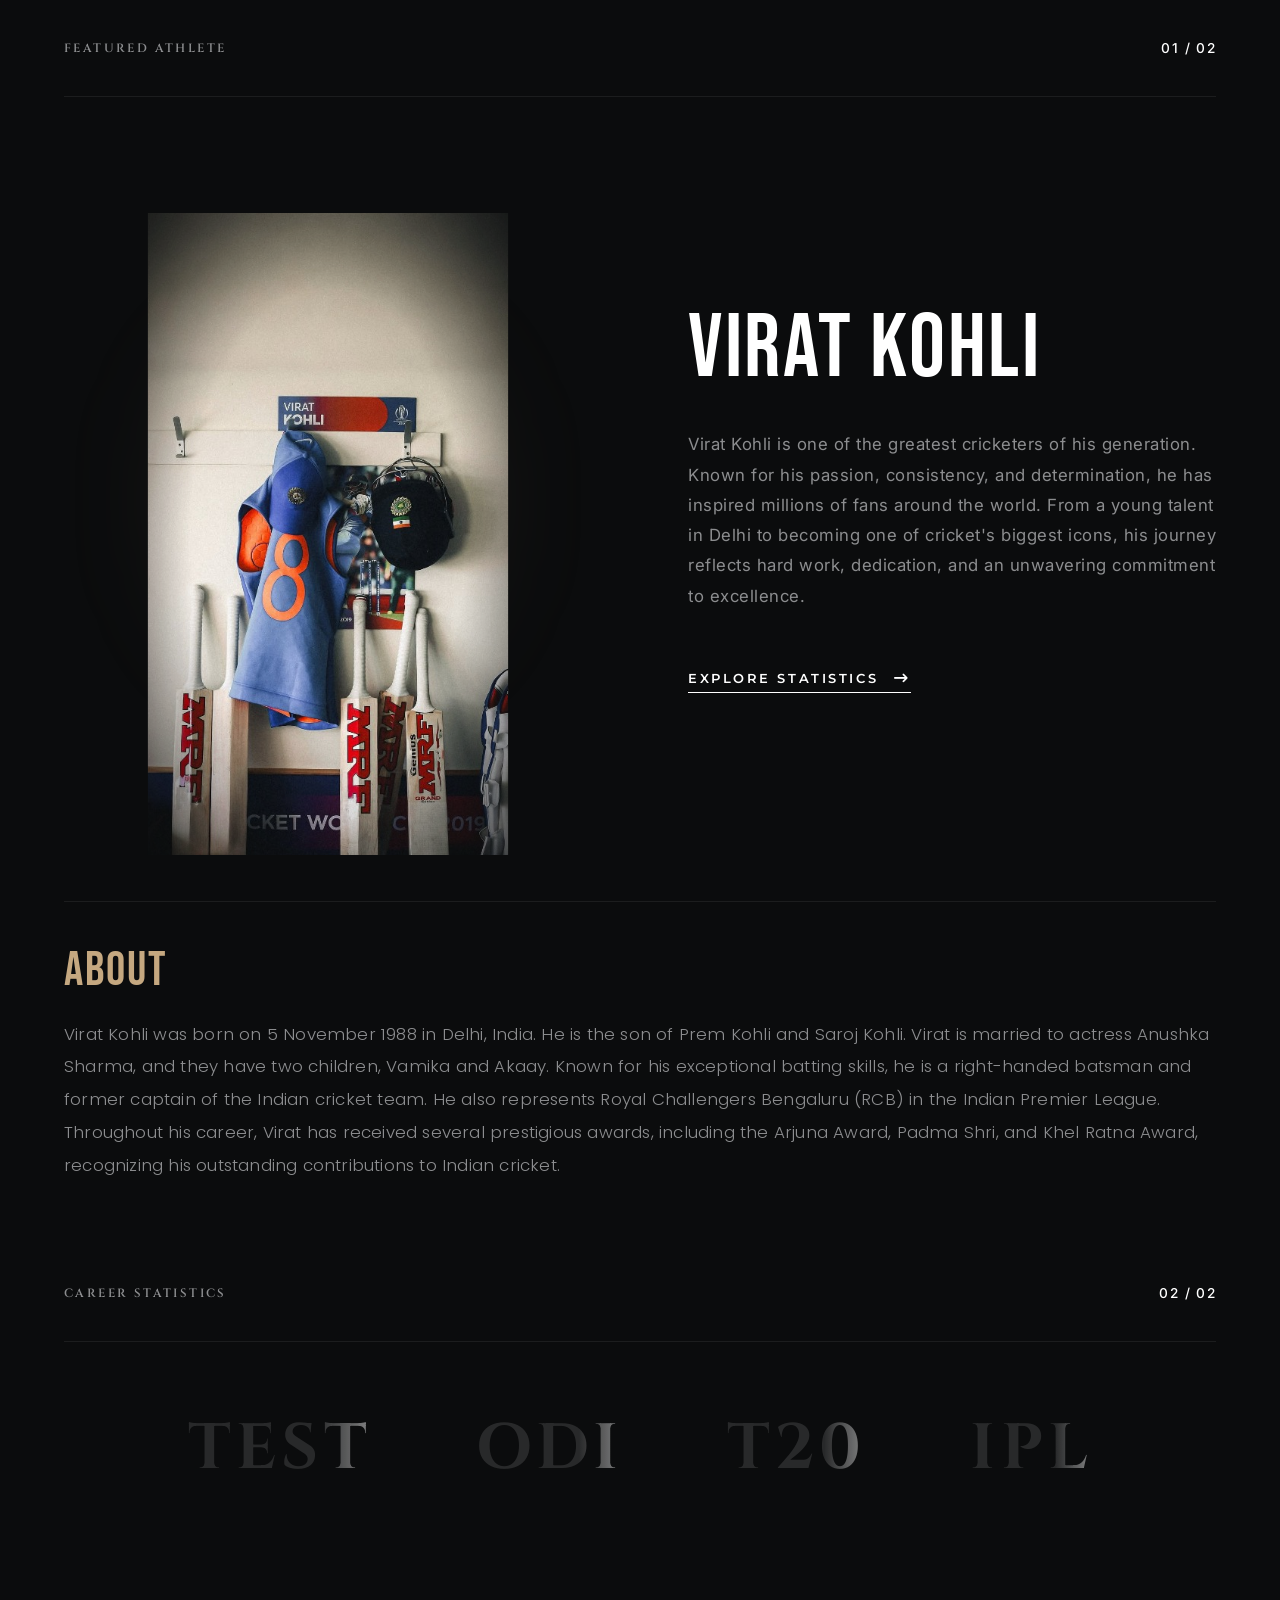
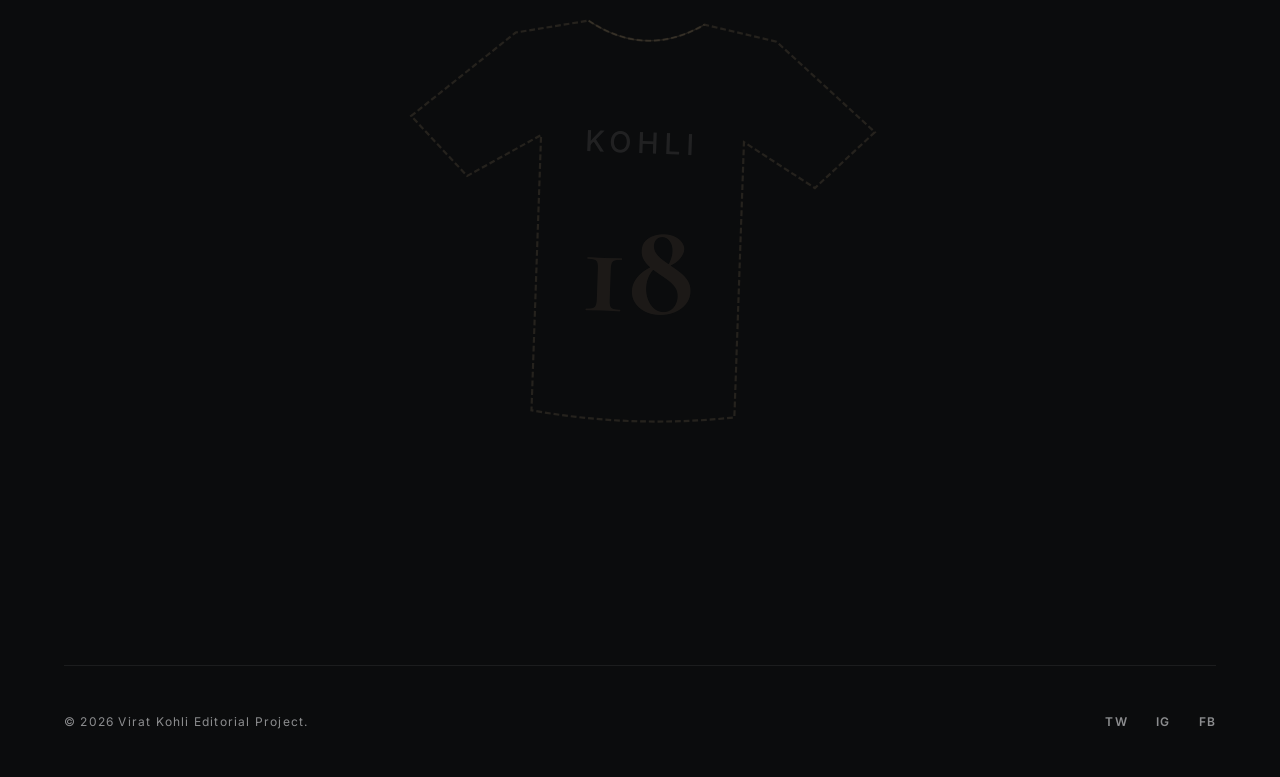
<file: index.html>
<!DOCTYPE html>
<html lang="en">
<head>
  <meta charset="UTF-8">
  <meta name="viewport" content="width=device-width, initial-scale=1.0">
  <title>Virat Kohli | Premium Editorial Portfolio</title>
  <!-- SEO Meta Tags -->
  <meta name="description" content="A premium, luxury editorial-style portfolio of Virat Kohli. Explore his career milestones, statistics, and biography with a minimalist dark aesthetic.">
  <meta name="keywords" content="Virat Kohli, Kohli stats, Cricket India, RCB, Kohli 18, Editorial Portfolio, Test ODI T20 IPL stats">
  <!-- Google Fonts -->
  <link rel="preconnect" href="https://fonts.googleapis.com">
  <link rel="preconnect" href="https://fonts.gstatic.com" crossorigin>
  <link href="https://fonts.googleapis.com/css2?family=Bebas+Neue&family=Cinzel:wght@400;600;700&family=Cormorant+Garamond:ital,wght@0,300;0,400;0,600;0,700;1,400&family=Inter:wght@300;400;500;600;700&family=Montserrat:wght@300;400;500;600&family=Poppins:wght@300;400;500;600&family=Rubik+Bubbles&display=swap" rel="stylesheet">
  <!-- FontAwesome for Icons -->
  <link rel="stylesheet" href="https://cdnjs.cloudflare.com/ajax/libs/font-awesome/6.4.0/css/all.min.css">
  <link rel="stylesheet" href="styles.css">
</head>
<body>

  <!-- Page 1: Hero Profile -->
  <section id="hero" class="editorial-page">
    
    <!-- Top Editorial Header -->
    <header class="editorial-header">
      <div class="header-label">FEATURED ATHLETE</div>
      <div class="header-pagination">01 / 02</div>
    </header>

    <div class="hero-container">
      
      <!-- Left Half: Premium Gallery Gear Photo -->
      <div class="hero-left">
        <div class="hero-image-frame scroll-reveal-img">
          <img src="locker_gear.jpg" alt="Virat Kohli locker room gear" class="hero-profile-image">
        </div>
      </div>

      <!-- Right Half: Minimalist Typography & Bio -->
      <div class="hero-right">
        <div class="hero-content">
          <h1 class="hero-title">VIRAT KOHLI</h1>
          <p class="hero-description">
            Virat Kohli is one of the greatest cricketers of his generation. Known for his passion, consistency, and determination, he has inspired millions of fans around the world. From a young talent in Delhi to becoming one of cricket's biggest icons, his journey reflects hard work, dedication, and an unwavering commitment to excellence.
          </p>
          <a href="#stats-section" class="action-link">
            <span>EXPLORE STATISTICS</span>
            <i class="fa-solid fa-arrow-right-long arrow-icon"></i>
          </a>
        </div>
      </div>

    </div>

    <!-- Biography About Section -->
    <div class="bio-about-container">
      <h2 class="about-section-heading">ABOUT</h2>
      <p class="about-section-text">
        Virat Kohli was born on 5 November 1988 in Delhi, India. He is the son of Prem Kohli and Saroj Kohli. Virat is married to actress Anushka Sharma, and they have two children, Vamika and Akaay. Known for his exceptional batting skills, he is a right-handed batsman and former captain of the Indian cricket team. He also represents Royal Challengers Bengaluru (RCB) in the Indian Premier League. Throughout his career, Virat has received several prestigious awards, including the Arjuna Award, Padma Shri, and Khel Ratna Award, recognizing his outstanding contributions to Indian cricket.
      </p>
    </div>

  </section>

  <!-- Page 2: Stats Display -->
  <section id="stats-section" class="editorial-page">
    
    <!-- Top Editorial Header for Page 2 -->
    <header class="editorial-header">
      <div class="header-label">CAREER STATISTICS</div>
      <div class="header-pagination">02 / 02</div>
    </header>

    <div class="stats-container">
      
      <!-- Left Column: Formats list (with Unique Metallic Font) -->
      <div class="format-list-panel">
        <div class="format-item" data-format="test">
          <h2 class="bubble-font">TEST</h2>
        </div>
        <div class="format-item" data-format="odi">
          <h2 class="bubble-font">ODI</h2>
        </div>
        <div class="format-item" data-format="t20">
          <h2 class="bubble-font">T20</h2>
        </div>
        <div class="format-item" data-format="ipl">
          <h2 class="bubble-font">IPL</h2>
        </div>
      </div>

      <!-- Right Column: Minimal Editorial Scorecard -->
      <div class="scorecard-panel">
        <div class="scorecard-header">
          <h3 id="active-format-title">TEST CRICKET STATS</h3>
          <span class="active-format-subtitle" id="active-format-subtitle">Red Ball Domination</span>
        </div>

        <div class="scorecard-grid">
          <div class="score-box">
            <span class="score-label">Matches</span>
            <span class="score-value" id="stat-matches" data-val="123">0</span>
          </div>
          <div class="score-box">
            <span class="score-label">Runs</span>
            <span class="score-value" id="stat-runs" data-val="9230">0</span>
          </div>
          <div class="score-box font-serif-value">
            <span class="score-label">Average</span>
            <span class="score-value" id="stat-avg" data-val="46.85" data-decimal="true">0.00</span>
          </div>
          <div class="score-box">
            <span class="score-label" id="label-hs">Highest Score</span>
            <span class="score-value" id="stat-hs" data-val="254">0</span>
          </div>
          <div class="score-box">
            <span class="score-label">Hundreds (100s)</span>
            <span class="score-value" id="stat-100s" data-val="30">0</span>
          </div>
          <div class="score-box">
            <span class="score-label">Fifties (50s)</span>
            <span class="score-value" id="stat-50s" data-val="31">0</span>
          </div>
        </div>

        <div class="scorecard-footer">
          <div class="impact-section">
            <span class="impact-label">Batting Impact Index</span>
            <div class="impact-bar">
              <div class="impact-bar-fill" id="impact-progress" style="width: 85%;"></div>
            </div>
          </div>
          <div class="highlight-quote">
            <i class="fa-solid fa-quote-left quote-icon"></i>
            <span id="highlight-text">Kohli is the fastest to 9,000 Test runs in Indian history.</span>
          </div>
        </div>
      </div>

    </div>

    <!-- Background Blueprint Jerseys (Styled as minimalist line drawings) -->
    <div class="jersey-blueprint-viewport">
      
      <!-- TEST JERSEY -->
      <svg id="jersey-test" class="background-jersey active" viewBox="0 0 400 400">
        <path d="M 160 70 Q 200 95 240 70 L 290 80 L 360 140 L 320 180 L 270 150 L 270 340 Q 200 350 130 340 L 130 150 L 80 180 L 40 140 L 110 80 Z" class="jersey-outline" />
        <path d="M 160 70 Q 200 95 240 70" class="jersey-accent-line" />
        <text x="200" y="160" class="jersey-text-name">KOHLI</text>
        <text x="200" y="270" class="jersey-text-num">18</text>
      </svg>

      <!-- ODI JERSEY -->
      <svg id="jersey-odi" class="background-jersey" viewBox="0 0 400 400">
        <path d="M 160 70 Q 200 95 240 70 L 290 80 L 360 140 L 320 180 L 270 150 L 270 340 Q 200 350 130 340 L 130 150 L 80 180 L 40 140 L 110 80 Z" class="jersey-outline" />
        <path d="M 110 80 L 145 105" class="jersey-accent-line" />
        <path d="M 290 80 L 255 105" class="jersey-accent-line" />
        <text x="200" y="160" class="jersey-text-name">KOHLI</text>
        <text x="200" y="270" class="jersey-text-num">18</text>
      </svg>

      <!-- T20 JERSEY -->
      <svg id="jersey-t20" class="background-jersey" viewBox="0 0 400 400">
        <path d="M 160 70 Q 200 95 240 70 L 290 80 L 360 140 L 320 180 L 270 150 L 270 340 Q 200 350 130 340 L 130 150 L 80 180 L 40 140 L 110 80 Z" class="jersey-outline" />
        <path d="M 130 200 L 200 240 L 270 200" class="jersey-accent-line" />
        <text x="200" y="160" class="jersey-text-name">KOHLI</text>
        <text x="200" y="270" class="jersey-text-num">18</text>
      </svg>

      <!-- IPL JERSEY -->
      <svg id="jersey-ipl" class="background-jersey" viewBox="0 0 400 400">
        <path d="M 160 70 Q 200 95 240 70 L 290 80 L 360 140 L 320 180 L 270 150 L 270 340 Q 200 350 130 340 L 130 150 L 80 180 L 40 140 L 110 80 Z" class="jersey-outline" />
        <path d="M 130 200 Q 200 215 270 200" class="jersey-accent-line" />
        <text x="200" y="160" class="jersey-text-name">KOHLI</text>
        <text x="200" y="270" class="jersey-text-num">18</text>
      </svg>

    </div>


  <!-- Editorial Minimal Footer -->
  <footer class="editorial-footer">
    <div class="footer-left">
      &copy; 2026 Virat Kohli Editorial Project.
    </div>
    <div class="footer-right">
      <a href="https://twitter.com/imVkohli" target="_blank" class="footer-social-link">TW</a>
      <a href="https://www.instagram.com/virat.kohli" target="_blank" class="footer-social-link">IG</a>
      <a href="https://www.facebook.com/virat.kohli" target="_blank" class="footer-social-link">FB</a>
    </div>
  </footer>

  <script src="script.js"></script>
</body>
</html>
</file>
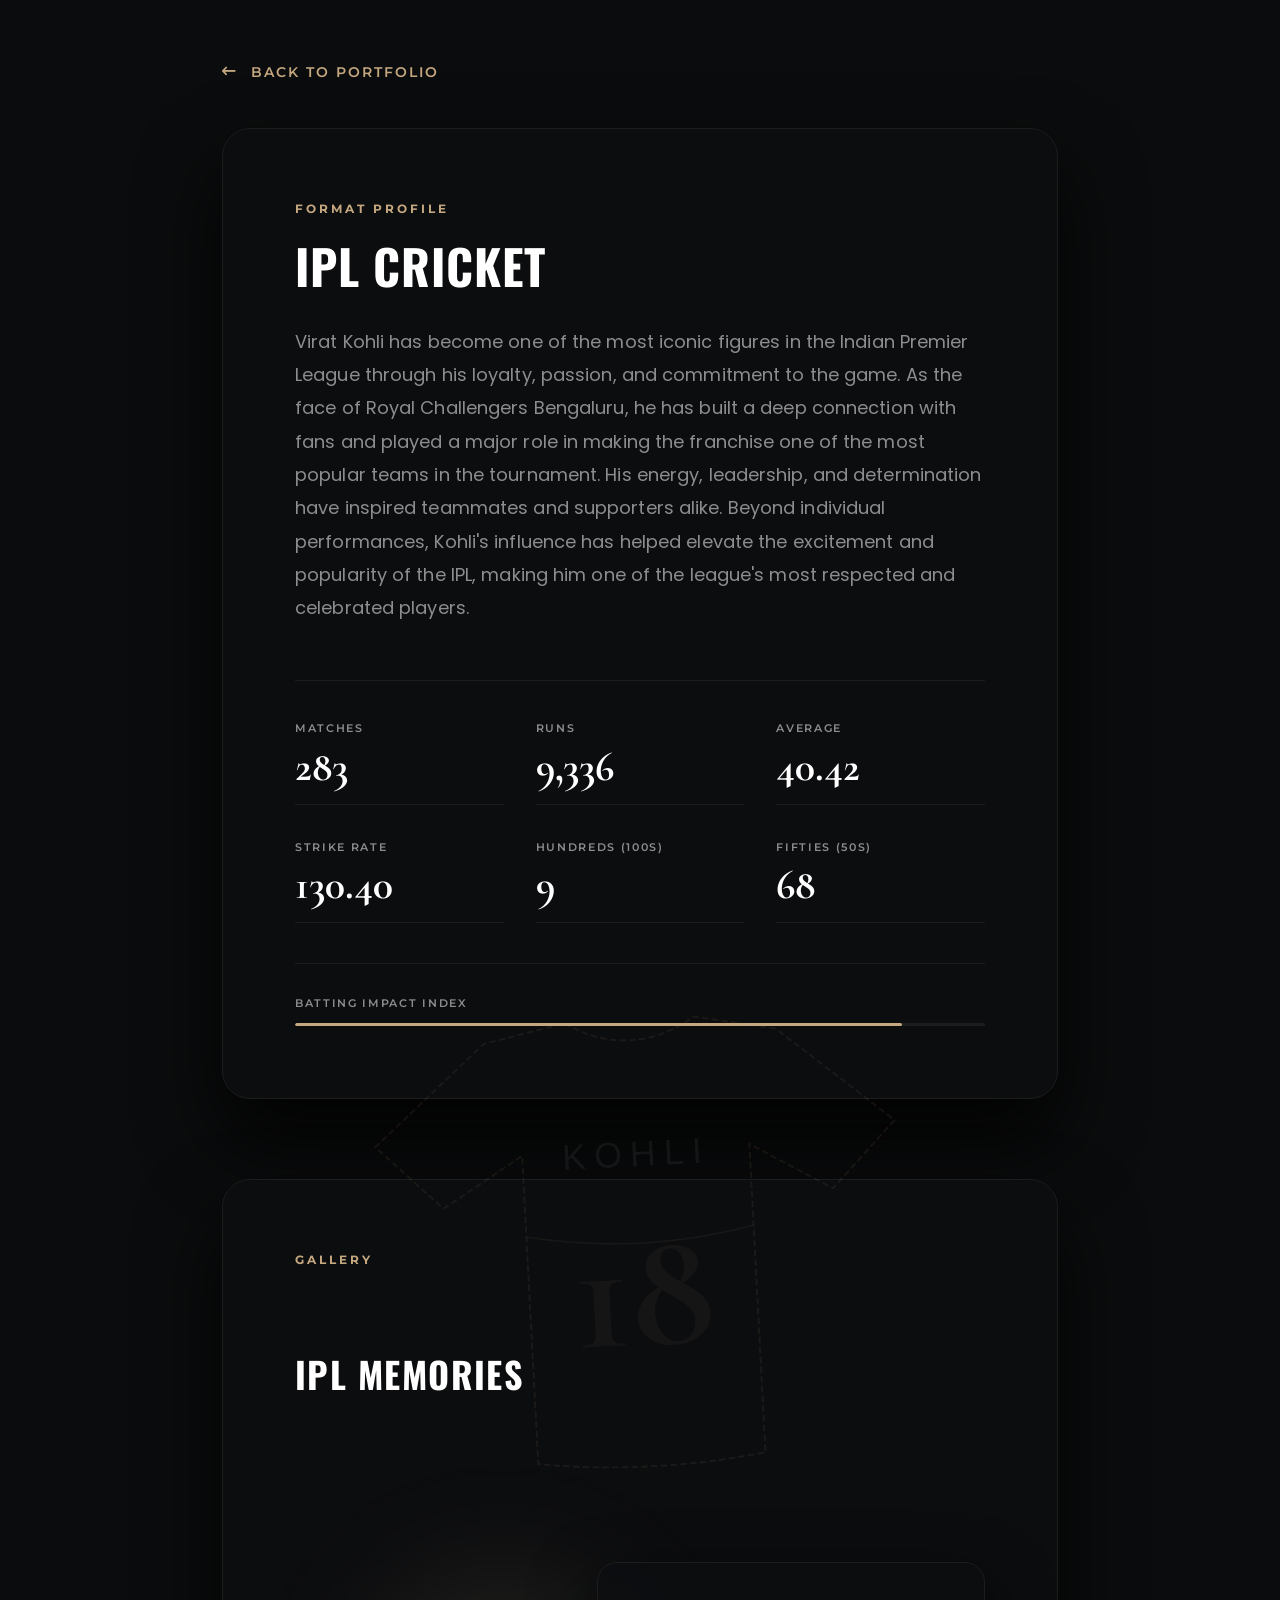
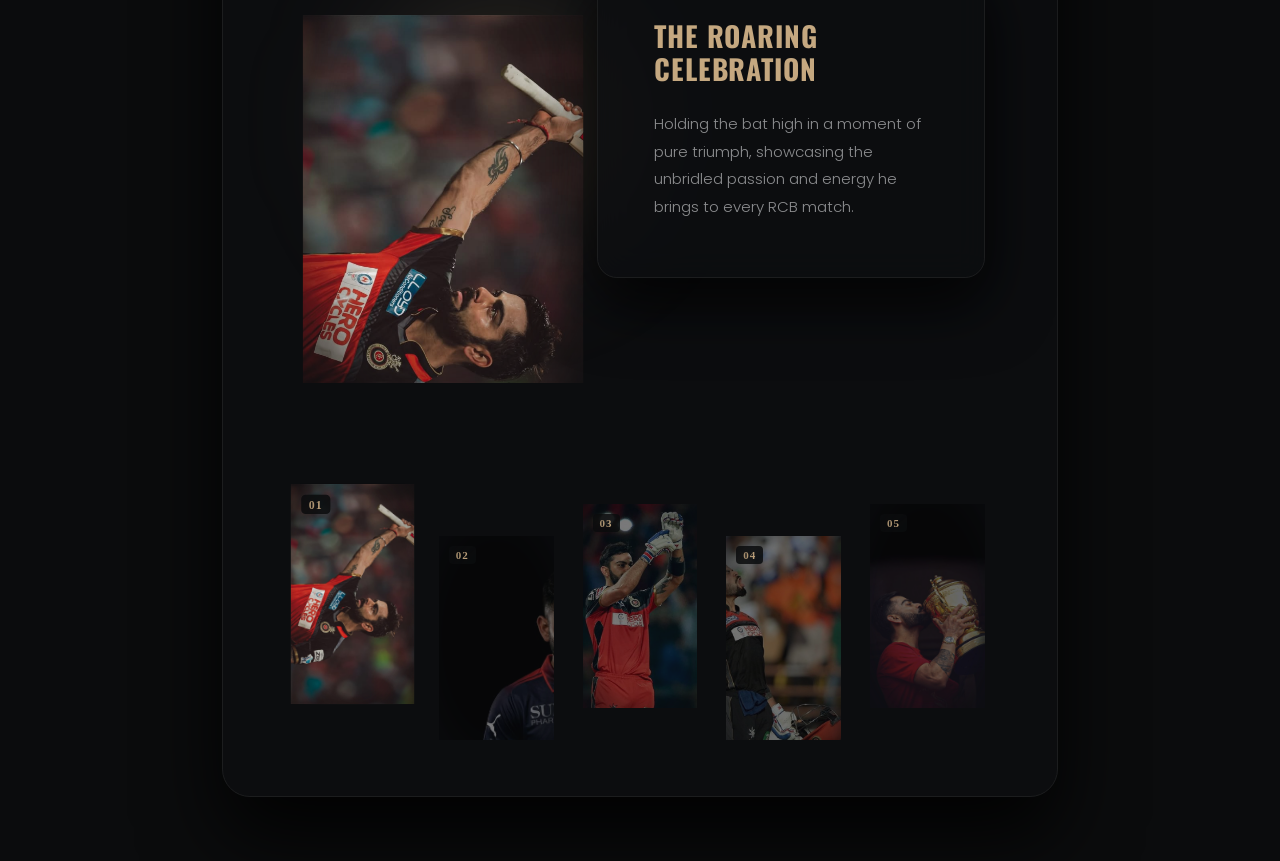
<file: ipl.html>
<!DOCTYPE html>
<html lang="en">
<head>
  <meta charset="UTF-8">
  <meta name="viewport" content="width=device-width, initial-scale=1.0">
  <title>IPL | Virat Kohli</title>
  <!-- Google Fonts -->
  <link rel="preconnect" href="https://fonts.googleapis.com">
  <link rel="preconnect" href="https://fonts.gstatic.com" crossorigin>
  <link href="https://fonts.googleapis.com/css2?family=Oswald:wght@700&family=Poppins:wght@300;400;600&family=Cormorant+Garamond:wght@600;700&family=Montserrat:wght@500;600&display=swap" rel="stylesheet">
  <!-- FontAwesome for Icons -->
  <link rel="stylesheet" href="https://cdnjs.cloudflare.com/ajax/libs/font-awesome/6.4.0/css/all.min.css">
  <link rel="stylesheet" href="styles.css">
</head>
<body class="test-page-body">

  <div class="test-page-container">
    
    <!-- Floating Back Arrow -->
    <a href="index.html#stats-section" class="back-btn">
      <i class="fa-solid fa-arrow-left-long"></i>
      <span>BACK TO PORTFOLIO</span>
    </a>

    <!-- Content Card -->
    <div class="test-content-card">
      <div class="test-accent-label">FORMAT PROFILE</div>
      <h1 class="test-page-title">IPL CRICKET</h1>
      
      <p class="test-page-desc">
        Virat Kohli has become one of the most iconic figures in the Indian Premier League through his loyalty, passion, and commitment to the game. As the face of Royal Challengers Bengaluru, he has built a deep connection with fans and played a major role in making the franchise one of the most popular teams in the tournament. His energy, leadership, and determination have inspired teammates and supporters alike. Beyond individual performances, Kohli's influence has helped elevate the excitement and popularity of the IPL, making him one of the league's most respected and celebrated players.
      </p>

      <!-- Stats Grid -->
      <div class="test-stats-grid">
        <div class="test-stat-box">
          <span class="test-stat-label">Matches</span>
          <span class="test-stat-value" id="stat-matches">0</span>
        </div>
        <div class="test-stat-box">
          <span class="test-stat-label">Runs</span>
          <span class="test-stat-value" id="stat-runs">0</span>
        </div>
        <div class="test-stat-box">
          <span class="test-stat-label">Average</span>
          <span class="test-stat-value" id="stat-avg">0.00</span>
        </div>
        <div class="test-stat-box">
          <span class="test-stat-label">Strike Rate</span>
          <span class="test-stat-value" id="stat-sr">0.00</span>
        </div>
        <div class="test-stat-box">
          <span class="test-stat-label">Hundreds (100s)</span>
          <span class="test-stat-value" id="stat-100s">0</span>
        </div>
        <div class="test-stat-box">
          <span class="test-stat-label">Fifties (50s)</span>
          <span class="test-stat-value" id="stat-50s">0</span>
        </div>
      </div>

      <!-- Impact bar in footer -->
      <div class="test-stats-footer">
        <div class="test-impact-section">
          <span class="test-impact-label">Batting Impact Index</span>
          <div class="test-impact-bar">
            <div class="test-impact-bar-fill" id="impact-progress" data-val="88%"></div>
          </div>
        </div>
      </div>

    </div>

    <!-- Memories Section -->
    <div class="test-content-card memories-card">
      <div class="test-accent-label">GALLERY</div>
      <h2 class="memories-section-title">IPL MEMORIES</h2>
      
      <!-- Showcase Area -->
      <div class="memory-showcase">
        <div class="showcase-image-wrapper scroll-reveal-img">
          <img src="ipl_memories_1.png" alt="IPL Memory Showcase" id="active-memory-img">
        </div>
        <div class="showcase-caption-box">
          <h3 id="active-memory-title">THE ROARING CELEBRATION</h3>
          <p id="active-memory-desc">Holding the bat high in a moment of pure triumph, showcasing the unbridled passion and energy he brings to every RCB match.</p>
        </div>
      </div>

      <!-- Thumbnails Grid -->
      <div class="memory-thumbnails-container">
        <div class="memory-thumb active scroll-reveal-img" data-index="0" data-img="ipl_memories_1.png" data-title="THE ROARING CELEBRATION" data-desc="Holding the bat high in a moment of pure triumph, showcasing the unbridled passion and energy he brings to every RCB match.">
          <img src="ipl_memories_1.png" alt="Memory 1">
          <span class="thumb-num">01</span>
        </div>
        <div class="memory-thumb scroll-reveal-img" data-index="1" data-img="ipl_memories_2.png" data-title="THE RUN MACHINE GAZING" data-desc="An intense, close-up study of determination, holding his bat close in preparation to anchor another historic chase.">
          <img src="ipl_memories_2.png" alt="Memory 2">
          <span class="thumb-num">02</span>
        </div>
        <div class="memory-thumb scroll-reveal-img" data-index="2" data-img="ipl_memories_3.png" data-title="THE PLAYBOLD GRACE" data-desc="Applauding the fans and celebrating team milestones, demonstrating the sportsmanship and leadership that defines the RCB franchise.">
          <img src="ipl_memories_3.png" alt="Memory 3">
          <span class="thumb-num">03</span>
        </div>
        <div class="memory-thumb scroll-reveal-img" data-index="3" data-img="ipl_memories_4.png" data-title="PURE PASSION" data-desc="A legendary roar of triumph, capturing the raw emotion and fire that fuels his hunger for runs and victory in every IPL season.">
          <img src="ipl_memories_4.png" alt="Memory 4">
          <span class="thumb-num">04</span>
        </div>
        <div class="memory-thumb scroll-reveal-img" data-index="4" data-img="ipl_memories_5.png" data-title="THE ULTIMATE TRIUMPH" data-desc="Kissing the championship trophy with absolute pride, marking the pinnacle of dedication and hard-earned victory for team and fans alike.">
          <img src="ipl_memories_5.png" alt="Memory 5">
          <span class="thumb-num">05</span>
        </div>
      </div>
    </div>

    <!-- Centered outline of virat kohli jersey (IPL outline) as floating background design -->
    <div class="test-jersey-background">
      <svg class="background-jersey active" viewBox="0 0 400 400">
        <path d="M 160 70 Q 200 95 240 70 L 290 80 L 360 140 L 320 180 L 270 150 L 270 340 Q 200 350 130 340 L 130 150 L 80 180 L 40 140 L 110 80 Z" class="jersey-outline" />
        <path d="M 130 200 Q 200 215 270 200" class="jersey-accent-line" />
        <text x="200" y="160" class="jersey-text-name">KOHLI</text>
        <text x="200" y="270" class="jersey-text-num">18</text>
      </svg>
    </div>

  </div>

  <script>
    document.addEventListener("DOMContentLoaded", () => {
      const elements = [
        { id: "stat-matches", val: 283, dec: false },
        { id: "stat-runs", val: 9336, dec: false },
        { id: "stat-avg", val: 40.42, dec: true },
        { id: "stat-sr", val: 130.40, dec: true },
        { id: "stat-100s", val: 9, dec: false },
        { id: "stat-50s", val: 68, dec: false }
      ];

      function animateValue(element, start, end, duration, isDecimal = false, suffix = "") {
        let startTimestamp = null;
        const step = (timestamp) => {
          if (!startTimestamp) startTimestamp = timestamp;
          const progress = Math.min((timestamp - startTimestamp) / duration, 1);
          const easeProgress = progress * (2 - progress);
          const currentValue = easeProgress * (end - start) + start;
          
          if (isDecimal) {
            element.textContent = currentValue.toFixed(2) + suffix;
          } else {
            element.textContent = Math.floor(currentValue).toLocaleString() + suffix;
          }
          
          if (progress < 1) {
            window.requestAnimationFrame(step);
          } else {
            if (isDecimal) {
              element.textContent = end.toFixed(2) + suffix;
            } else {
              element.textContent = Math.floor(end).toLocaleString() + suffix;
            }
          }
        };
        window.requestAnimationFrame(step);
      }

      // Start animations after a brief delay
      setTimeout(() => {
        elements.forEach(item => {
          const el = document.getElementById(item.id);
          if (el) {
            animateValue(el, 0, item.val, 1200, item.dec, item.suffix || "");
          }
        });

        const progressFill = document.getElementById("impact-progress");
        if (progressFill) {
          progressFill.style.width = progressFill.getAttribute("data-val");
        }
      }, 300);

      // Memories Gallery Interactivity & Transition Animation
      const thumbnails = document.querySelectorAll(".memory-thumb");
      const activeImg = document.getElementById("active-memory-img");
      const activeTitle = document.getElementById("active-memory-title");
      const activeDesc = document.getElementById("active-memory-desc");
      const showcaseImgWrapper = document.querySelector(".showcase-image-wrapper");
      const showcaseCaptionBox = document.querySelector(".showcase-caption-box");

      thumbnails.forEach(thumb => {
        thumb.addEventListener("click", () => {
          if (thumb.classList.contains("active")) return;

          // Remove active state from all previews
          thumbnails.forEach(t => t.classList.remove("active"));
          thumb.classList.add("active");

          const targetImg = thumb.getAttribute("data-img");
          const targetTitle = thumb.getAttribute("data-title");
          const targetDesc = thumb.getAttribute("data-desc");

          // Trigger smooth fade-out and translation shift
          showcaseImgWrapper.classList.add("fade-out");
          showcaseCaptionBox.classList.add("fade-out");

          setTimeout(() => {
            // Change content while transparent
            activeImg.src = targetImg;
            activeTitle.textContent = targetTitle;
            activeDesc.textContent = targetDesc;

            // Swap classes to fade content back in smoothly
            showcaseImgWrapper.classList.remove("fade-out");
            showcaseCaptionBox.classList.remove("fade-out");
            showcaseImgWrapper.classList.add("fade-in");
            showcaseCaptionBox.classList.add("fade-in");

            // Clean up animation classes once transition completes
            setTimeout(() => {
              showcaseImgWrapper.classList.remove("fade-in");
              showcaseCaptionBox.classList.remove("fade-in");
            }, 400);
          }, 350);
        });
      });

      // Intersection Observer for scroll-reveal images
      const iplRevealObserver = new IntersectionObserver((entries) => {
        entries.forEach(entry => {
          if (entry.isIntersecting) {
            entry.target.classList.add("revealed");
            iplRevealObserver.unobserve(entry.target);
          }
        });
      }, { threshold: 0.1 });

      document.querySelectorAll(".scroll-reveal-img").forEach(el => {
        iplRevealObserver.observe(el);
      });

      // Parallax scroll for showcase image
      window.addEventListener("scroll", () => {
        const showcaseImg = document.querySelector(".showcase-image-wrapper img");
        if (showcaseImg) {
          const rect = showcaseImg.getBoundingClientRect();
          const viewCenter = window.innerHeight / 2;
          const elementCenter = rect.top + rect.height / 2;
          const offset = (elementCenter - viewCenter) * 0.07;
          showcaseImg.style.transform = `translateY(${offset}px)`;
        }
      });
    });
  </script>

</body>
</html>
</file>
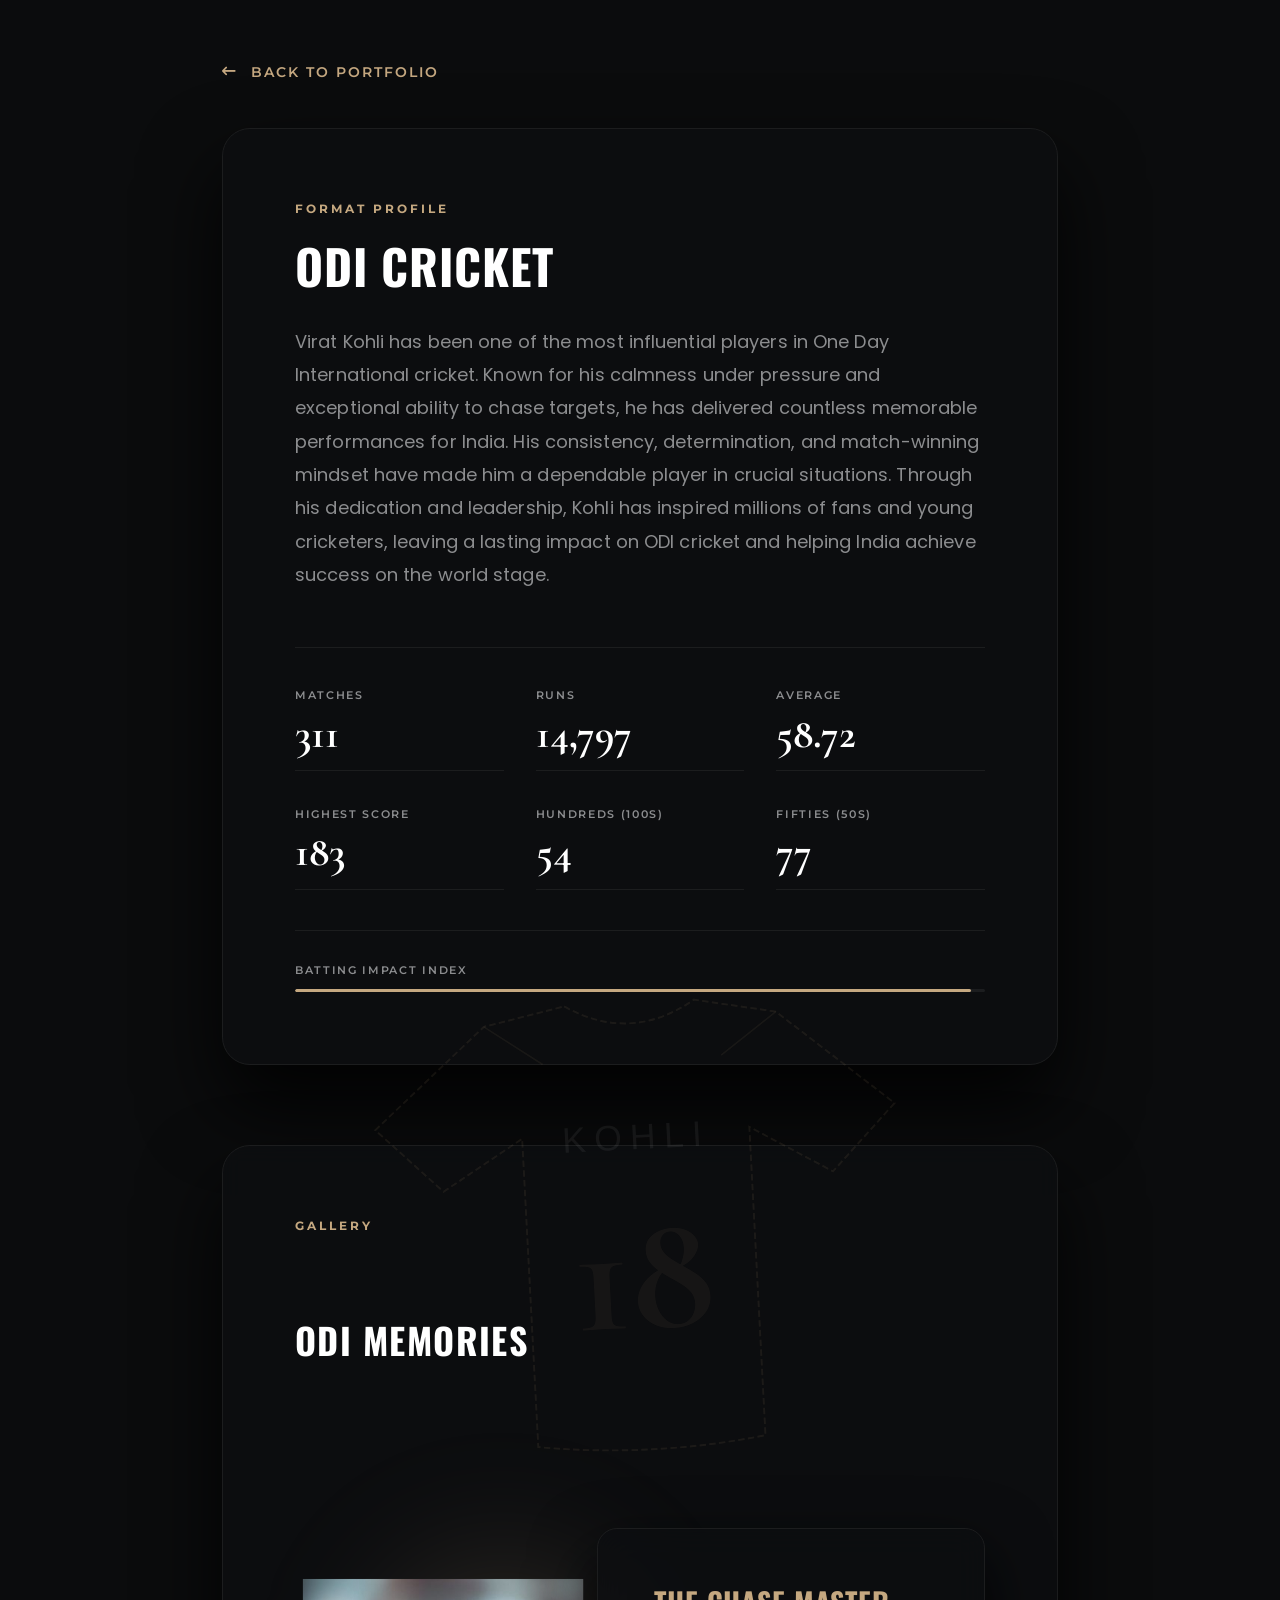
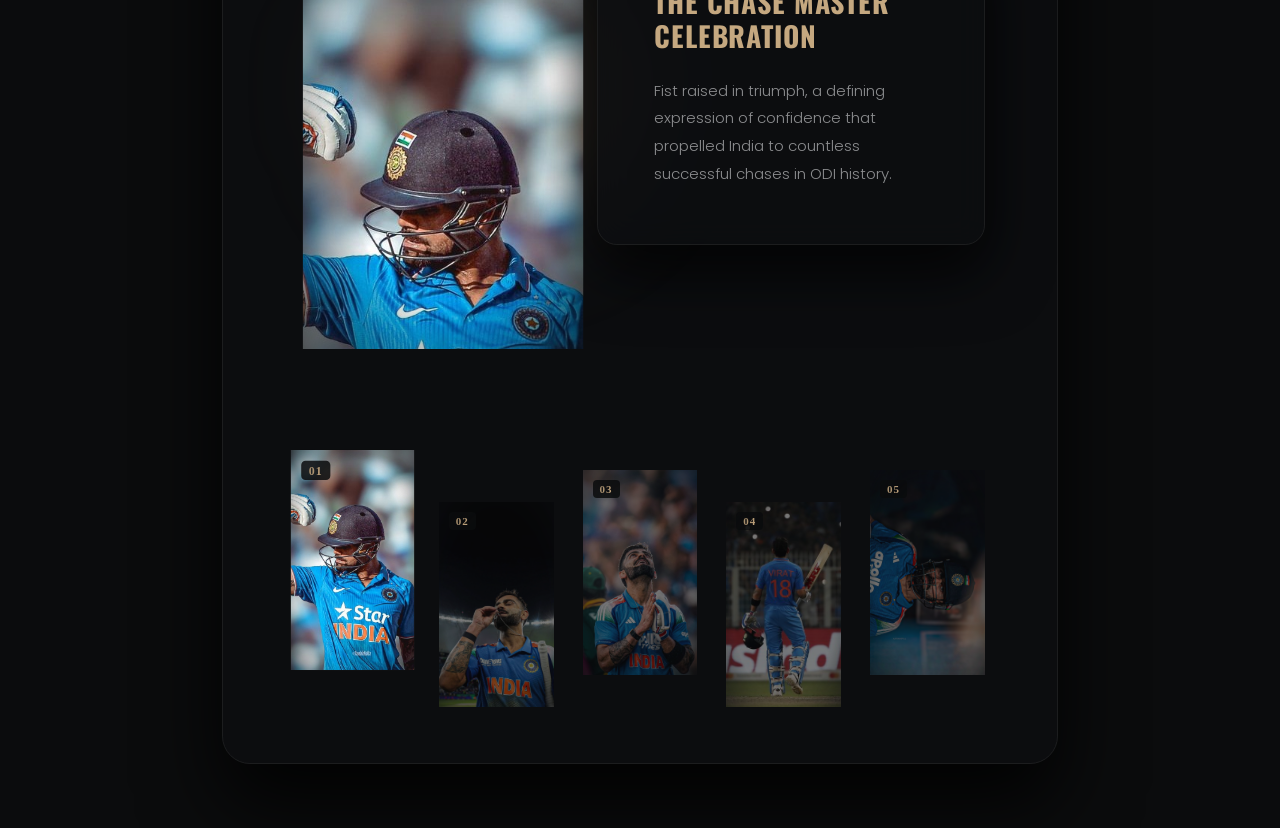
<file: odi.html>
<!DOCTYPE html>
<html lang="en">
<head>
  <meta charset="UTF-8">
  <meta name="viewport" content="width=device-width, initial-scale=1.0">
  <title>ODI Cricket | Virat Kohli</title>
  <!-- Google Fonts -->
  <link rel="preconnect" href="https://fonts.googleapis.com">
  <link rel="preconnect" href="https://fonts.gstatic.com" crossorigin>
  <link href="https://fonts.googleapis.com/css2?family=Oswald:wght@700&family=Poppins:wght@300;400;600&family=Cormorant+Garamond:wght@600;700&family=Montserrat:wght@500;600&display=swap" rel="stylesheet">
  <!-- FontAwesome for Icons -->
  <link rel="stylesheet" href="https://cdnjs.cloudflare.com/ajax/libs/font-awesome/6.4.0/css/all.min.css">
  <link rel="stylesheet" href="styles.css">
</head>
<body class="test-page-body">

  <div class="test-page-container">
    
    <!-- Floating Back Arrow -->
    <a href="index.html#stats-section" class="back-btn">
      <i class="fa-solid fa-arrow-left-long"></i>
      <span>BACK TO PORTFOLIO</span>
    </a>

    <!-- Content Card -->
    <div class="test-content-card">
      <div class="test-accent-label">FORMAT PROFILE</div>
      <h1 class="test-page-title">ODI CRICKET</h1>
      
      <p class="test-page-desc">
        Virat Kohli has been one of the most influential players in One Day International cricket. Known for his calmness under pressure and exceptional ability to chase targets, he has delivered countless memorable performances for India. His consistency, determination, and match-winning mindset have made him a dependable player in crucial situations. Through his dedication and leadership, Kohli has inspired millions of fans and young cricketers, leaving a lasting impact on ODI cricket and helping India achieve success on the world stage.
      </p>

      <!-- Stats Grid -->
      <div class="test-stats-grid">
        <div class="test-stat-box">
          <span class="test-stat-label">Matches</span>
          <span class="test-stat-value" id="stat-matches">0</span>
        </div>
        <div class="test-stat-box">
          <span class="test-stat-label">Runs</span>
          <span class="test-stat-value" id="stat-runs">0</span>
        </div>
        <div class="test-stat-box">
          <span class="test-stat-label">Average</span>
          <span class="test-stat-value" id="stat-avg">0.00</span>
        </div>
        <div class="test-stat-box">
          <span class="test-stat-label">Highest Score</span>
          <span class="test-stat-value" id="stat-hs">0</span>
        </div>
        <div class="test-stat-box">
          <span class="test-stat-label">Hundreds (100s)</span>
          <span class="test-stat-value" id="stat-100s">0</span>
        </div>
        <div class="test-stat-box">
          <span class="test-stat-label">Fifties (50s)</span>
          <span class="test-stat-value" id="stat-50s">0</span>
        </div>
      </div>

      <!-- Impact bar in footer -->
      <div class="test-stats-footer">
        <div class="test-impact-section">
          <span class="test-impact-label">Batting Impact Index</span>
          <div class="test-impact-bar">
            <div class="test-impact-bar-fill" id="impact-progress" data-val="98%"></div>
          </div>
        </div>
      </div>

    </div>

    <!-- Memories Section -->
    <div class="test-content-card memories-card">
      <div class="test-accent-label">GALLERY</div>
      <h2 class="memories-section-title">ODI MEMORIES</h2>
      
      <!-- Showcase Area -->
      <div class="memory-showcase">
        <div class="showcase-image-wrapper scroll-reveal-img">
          <img src="odi_memories_1.png?v=2" alt="ODI Memory Showcase" id="active-memory-img">
        </div>
        <div class="showcase-caption-box">
          <h3 id="active-memory-title">THE CHASE MASTER CELEBRATION</h3>
          <p id="active-memory-desc">Fist raised in triumph, a defining expression of confidence that propelled India to countless successful chases in ODI history.</p>
        </div>
      </div>

      <!-- Thumbnails Grid -->
      <div class="memory-thumbnails-container">
        <div class="memory-thumb active scroll-reveal-img" data-index="0" data-img="odi_memories_1.png?v=2" data-title="THE CHASE MASTER CELEBRATION" data-desc="Fist raised in triumph, a defining expression of confidence that propelled India to countless successful chases in ODI history.">
          <img src="odi_memories_1.png?v=2" alt="Memory 1">
          <span class="thumb-num">01</span>
        </div>
        <div class="memory-thumb scroll-reveal-img" data-index="1" data-img="odi_memories_2.png" data-title="CHAMPIONS TROPHY GLORY" data-desc="Kissing the medal in celebration of the 2025 Champions Trophy victory, cementing India's status at the pinnacle of global ODI competition.">
          <img src="odi_memories_2.png" alt="Memory 2">
          <span class="thumb-num">02</span>
        </div>
        <div class="memory-thumb scroll-reveal-img" data-index="2" data-img="odi_memories_3.jpg" data-title="GRATITUDE TO THE HEAVENS" data-desc="Looking skyward with hands joined, a moment of profound gratitude and humility after achieving another historic milestone.">
          <img src="odi_memories_3.jpg" alt="Memory 3">
          <span class="thumb-num">03</span>
        </div>
        <div class="memory-thumb scroll-reveal-img" data-index="3" data-img="odi_memories_4.png" data-title="THE VANGUARD WALKS IN" data-desc="A sight that struck fear into bowlers worldwide, the iconic number 18 stepping onto the arena under the blinding stadium lights.">
          <img src="odi_memories_4.png" alt="Memory 4">
          <span class="thumb-num">04</span>
        </div>
        <div class="memory-thumb scroll-reveal-img" data-index="4" data-img="odi_memories_5.png" data-title="UNWAVERING FOCUS" data-desc="The absolute composure and intense gaze through the visor, assessing the field and preparing to anchor India's innings.">
          <img src="odi_memories_5.png" alt="Memory 5">
          <span class="thumb-num">05</span>
        </div>
      </div>
    </div>

    <!-- Centered outline of virat kohli jersey (ODI outline) as floating background design -->
    <div class="test-jersey-background">
      <svg class="background-jersey active" viewBox="0 0 400 400">
        <path d="M 160 70 Q 200 95 240 70 L 290 80 L 360 140 L 320 180 L 270 150 L 270 340 Q 200 350 130 340 L 130 150 L 80 180 L 40 140 L 110 80 Z" class="jersey-outline" />
        <path d="M 110 80 L 145 105" class="jersey-accent-line" />
        <path d="M 290 80 L 255 105" class="jersey-accent-line" />
        <text x="200" y="160" class="jersey-text-name">KOHLI</text>
        <text x="200" y="270" class="jersey-text-num">18</text>
      </svg>
    </div>

  </div>

  <script>
    document.addEventListener("DOMContentLoaded", () => {
      const elements = [
        { id: "stat-matches", val: 311, dec: false },
        { id: "stat-runs", val: 14797, dec: false },
        { id: "stat-avg", val: 58.72, dec: true },
        { id: "stat-hs", val: 183, dec: false },
        { id: "stat-100s", val: 54, dec: false },
        { id: "stat-50s", val: 77, dec: false }
      ];

      function animateValue(element, start, end, duration, isDecimal = false, suffix = "") {
        let startTimestamp = null;
        const step = (timestamp) => {
          if (!startTimestamp) startTimestamp = timestamp;
          const progress = Math.min((timestamp - startTimestamp) / duration, 1);
          const easeProgress = progress * (2 - progress);
          const currentValue = easeProgress * (end - start) + start;
          
          if (isDecimal) {
            element.textContent = currentValue.toFixed(2) + suffix;
          } else {
            element.textContent = Math.floor(currentValue).toLocaleString() + suffix;
          }
          
          if (progress < 1) {
            window.requestAnimationFrame(step);
          } else {
            if (isDecimal) {
              element.textContent = end.toFixed(2) + suffix;
            } else {
              element.textContent = Math.floor(end).toLocaleString() + suffix;
            }
          }
        };
        window.requestAnimationFrame(step);
      }

      // Start animations after a brief delay
      setTimeout(() => {
        elements.forEach(item => {
          const el = document.getElementById(item.id);
          if (el) {
            animateValue(el, 0, item.val, 1200, item.dec, item.suffix || "");
          }
        });

        const progressFill = document.getElementById("impact-progress");
        if (progressFill) {
          progressFill.style.width = progressFill.getAttribute("data-val");
        }
      }, 300);

      // Memories Gallery Interactivity & Transition Animation
      const thumbnails = document.querySelectorAll(".memory-thumb");
      const activeImg = document.getElementById("active-memory-img");
      const activeTitle = document.getElementById("active-memory-title");
      const activeDesc = document.getElementById("active-memory-desc");
      const showcaseImgWrapper = document.querySelector(".showcase-image-wrapper");
      const showcaseCaptionBox = document.querySelector(".showcase-caption-box");

      thumbnails.forEach(thumb => {
        thumb.addEventListener("click", () => {
          if (thumb.classList.contains("active")) return;

          // Remove active state from all previews
          thumbnails.forEach(t => t.classList.remove("active"));
          thumb.classList.add("active");

          const targetImg = thumb.getAttribute("data-img");
          const targetTitle = thumb.getAttribute("data-title");
          const targetDesc = thumb.getAttribute("data-desc");

          // Trigger smooth fade-out and translation shift
          showcaseImgWrapper.classList.add("fade-out");
          showcaseCaptionBox.classList.add("fade-out");

          setTimeout(() => {
            // Change content while transparent
            activeImg.src = targetImg;
            activeTitle.textContent = targetTitle;
            activeDesc.textContent = targetDesc;

            // Swap classes to fade content back in smoothly
            showcaseImgWrapper.classList.remove("fade-out");
            showcaseCaptionBox.classList.remove("fade-out");
            showcaseImgWrapper.classList.add("fade-in");
            showcaseCaptionBox.classList.add("fade-in");

            // Clean up animation classes once transition completes
            setTimeout(() => {
              showcaseImgWrapper.classList.remove("fade-in");
              showcaseCaptionBox.classList.remove("fade-in");
            }, 400);
          }, 350);
        });
      });

      // Intersection Observer for scroll-reveal images
      const odiRevealObserver = new IntersectionObserver((entries) => {
        entries.forEach(entry => {
          if (entry.isIntersecting) {
            entry.target.classList.add("revealed");
            odiRevealObserver.unobserve(entry.target);
          }
        });
      }, { threshold: 0.1 });

      document.querySelectorAll(".scroll-reveal-img").forEach(el => {
        odiRevealObserver.observe(el);
      });

      // Parallax scroll for showcase image
      window.addEventListener("scroll", () => {
        const showcaseImg = document.querySelector(".showcase-image-wrapper img");
        if (showcaseImg) {
          const rect = showcaseImg.getBoundingClientRect();
          const viewCenter = window.innerHeight / 2;
          const elementCenter = rect.top + rect.height / 2;
          const offset = (elementCenter - viewCenter) * 0.07;
          showcaseImg.style.transform = `translateY(${offset}px)`;
        }
      });
    });
  </script>

</body>
</html>
</file>
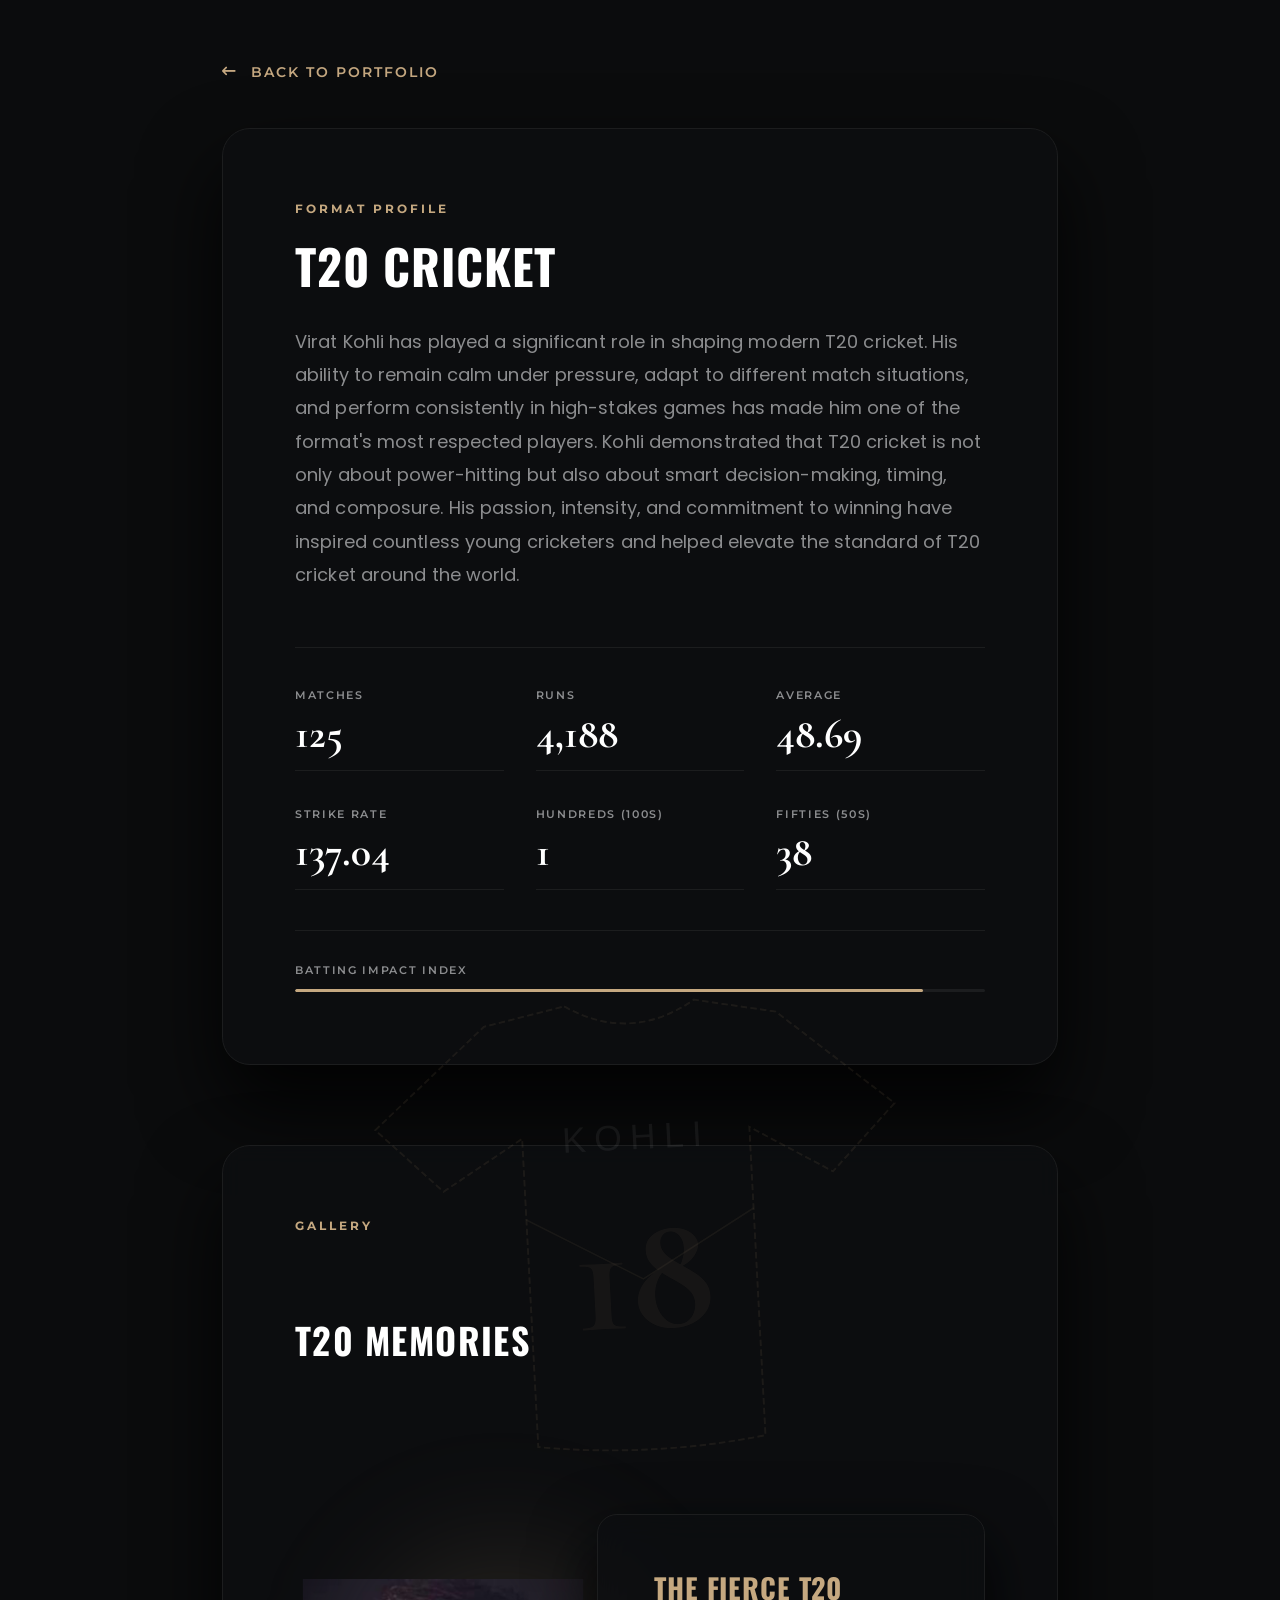
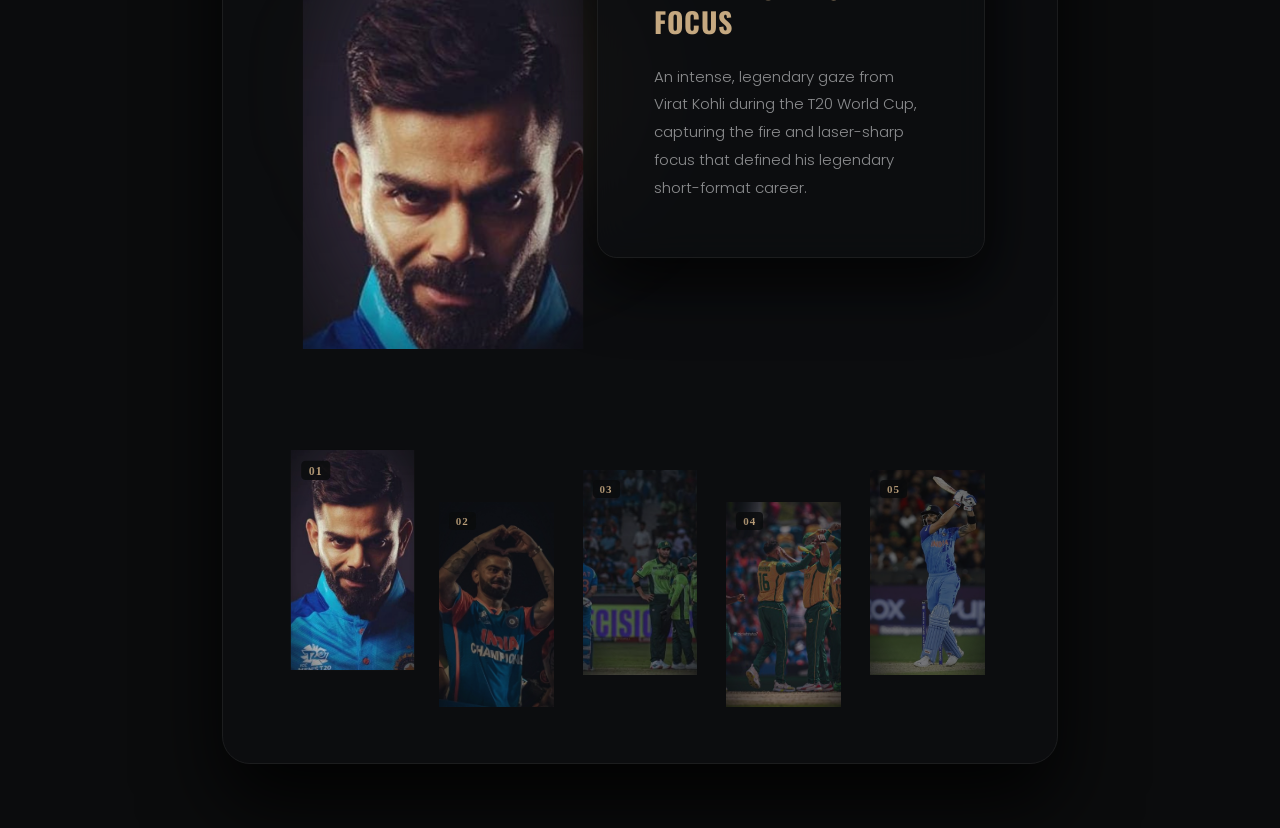
<file: t20.html>
<!DOCTYPE html>
<html lang="en">
<head>
  <meta charset="UTF-8">
  <meta name="viewport" content="width=device-width, initial-scale=1.0">
  <title>T20 Cricket | Virat Kohli</title>
  <!-- Google Fonts -->
  <link rel="preconnect" href="https://fonts.googleapis.com">
  <link rel="preconnect" href="https://fonts.gstatic.com" crossorigin>
  <link href="https://fonts.googleapis.com/css2?family=Oswald:wght@700&family=Poppins:wght@300;400;600&family=Cormorant+Garamond:wght@600;700&family=Montserrat:wght@500;600&display=swap" rel="stylesheet">
  <!-- FontAwesome for Icons -->
  <link rel="stylesheet" href="https://cdnjs.cloudflare.com/ajax/libs/font-awesome/6.4.0/css/all.min.css">
  <link rel="stylesheet" href="styles.css">
</head>
<body class="test-page-body">

  <div class="test-page-container">
    
    <!-- Floating Back Arrow -->
    <a href="index.html#stats-section" class="back-btn">
      <i class="fa-solid fa-arrow-left-long"></i>
      <span>BACK TO PORTFOLIO</span>
    </a>

    <!-- Content Card -->
    <div class="test-content-card">
      <div class="test-accent-label">FORMAT PROFILE</div>
      <h1 class="test-page-title">T20 CRICKET</h1>
      
      <p class="test-page-desc">
        Virat Kohli has played a significant role in shaping modern T20 cricket. His ability to remain calm under pressure, adapt to different match situations, and perform consistently in high-stakes games has made him one of the format's most respected players. Kohli demonstrated that T20 cricket is not only about power-hitting but also about smart decision-making, timing, and composure. His passion, intensity, and commitment to winning have inspired countless young cricketers and helped elevate the standard of T20 cricket around the world.
      </p>

      <!-- Stats Grid -->
      <div class="test-stats-grid">
        <div class="test-stat-box">
          <span class="test-stat-label">Matches</span>
          <span class="test-stat-value" id="stat-matches">0</span>
        </div>
        <div class="test-stat-box">
          <span class="test-stat-label">Runs</span>
          <span class="test-stat-value" id="stat-runs">0</span>
        </div>
        <div class="test-stat-box">
          <span class="test-stat-label">Average</span>
          <span class="test-stat-value" id="stat-avg">0.00</span>
        </div>
        <div class="test-stat-box">
          <span class="test-stat-label">Strike Rate</span>
          <span class="test-stat-value" id="stat-sr">0.00</span>
        </div>
        <div class="test-stat-box">
          <span class="test-stat-label">Hundreds (100s)</span>
          <span class="test-stat-value" id="stat-100s">0</span>
        </div>
        <div class="test-stat-box">
          <span class="test-stat-label">Fifties (50s)</span>
          <span class="test-stat-value" id="stat-50s">0</span>
        </div>
      </div>

      <!-- Impact bar in footer -->
      <div class="test-stats-footer">
        <div class="test-impact-section">
          <span class="test-impact-label">Batting Impact Index</span>
          <div class="test-impact-bar">
            <div class="test-impact-bar-fill" id="impact-progress" data-val="91%"></div>
          </div>
        </div>
      </div>

    </div>

    <!-- Memories Section -->
    <div class="test-content-card memories-card">
      <div class="test-accent-label">GALLERY</div>
      <h2 class="memories-section-title">T20 MEMORIES</h2>
      
      <!-- Showcase Area -->
      <div class="memory-showcase">
        <div class="showcase-image-wrapper scroll-reveal-img">
          <img src="t20_memories_1.png" alt="T20 Memory Showcase" id="active-memory-img">
        </div>
        <div class="showcase-caption-box">
          <h3 id="active-memory-title">THE FIERCE T20 FOCUS</h3>
          <p id="active-memory-desc">An intense, legendary gaze from Virat Kohli during the T20 World Cup, capturing the fire and laser-sharp focus that defined his legendary short-format career.</p>
        </div>
      </div>

      <!-- Thumbnails Grid -->
      <div class="memory-thumbnails-container">
        <div class="memory-thumb active scroll-reveal-img" data-index="0" data-img="t20_memories_1.png" data-title="THE FIERCE T20 FOCUS" data-desc="An intense, legendary gaze from Virat Kohli during the T20 World Cup, capturing the fire and laser-sharp focus that defined his legendary short-format career.">
          <img src="t20_memories_1.png" alt="Memory 1">
          <span class="thumb-num">01</span>
        </div>
        <div class="memory-thumb scroll-reveal-img" data-index="1" data-img="t20_memories_2.png" data-title="WORLD CHAMPIONS CELEBRATION" data-desc="Virat Kohli forming a heart gesture to show his gratitude and love for the fans after India's historic 2024 T20 World Cup victory.">
          <img src="t20_memories_2.png" alt="Memory 2">
          <span class="thumb-num">02</span>
        </div>
        <div class="memory-thumb scroll-reveal-img" data-index="2" data-img="t20_memories_3.png" data-title="THE CLASSIC RIVALRY" data-desc="Standing calm and composed facing the arch-rivals, a testament to his unmatched composure and mental strength in high-voltage T20 encounters.">
          <img src="t20_memories_3.png" alt="Memory 3">
          <span class="thumb-num">03</span>
        </div>
        <div class="memory-thumb scroll-reveal-img" data-index="3" data-img="t20_memories_4.png" data-title="THE SOLITARY CRUSADER" data-desc="Walking tall amidst celebrating opponents, reflecting the grit and resilience required to anchor India's batting lineup through high-pressure situations.">
          <img src="t20_memories_4.png" alt="Memory 4">
          <span class="thumb-num">04</span>
        </div>
        <div class="memory-thumb scroll-reveal-img" data-index="4" data-img="t20_memories_5.jpg" data-title="ELITE COVER DRIVE" data-desc="A gorgeous, lofted shot over the covers, demonstrating the impeccable timing, elegance, and pure class of his legendary batting.">
          <img src="t20_memories_5.jpg" alt="Memory 5">
          <span class="thumb-num">05</span>
        </div>
      </div>
    </div>

    <!-- Centered outline of virat kohli jersey (T20 outline) as floating background design -->
    <div class="test-jersey-background">
      <svg class="background-jersey active" viewBox="0 0 400 400">
        <path d="M 160 70 Q 200 95 240 70 L 290 80 L 360 140 L 320 180 L 270 150 L 270 340 Q 200 350 130 340 L 130 150 L 80 180 L 40 140 L 110 80 Z" class="jersey-outline" />
        <path d="M 130 200 L 200 240 L 270 200" class="jersey-accent-line" />
        <text x="200" y="160" class="jersey-text-name">KOHLI</text>
        <text x="200" y="270" class="jersey-text-num">18</text>
      </svg>
    </div>

  </div>

  <script>
    document.addEventListener("DOMContentLoaded", () => {
      const elements = [
        { id: "stat-matches", val: 125, dec: false },
        { id: "stat-runs", val: 4188, dec: false },
        { id: "stat-avg", val: 48.69, dec: true },
        { id: "stat-sr", val: 137.04, dec: true },
        { id: "stat-100s", val: 1, dec: false },
        { id: "stat-50s", val: 38, dec: false }
      ];

      function animateValue(element, start, end, duration, isDecimal = false, suffix = "") {
        let startTimestamp = null;
        const step = (timestamp) => {
          if (!startTimestamp) startTimestamp = timestamp;
          const progress = Math.min((timestamp - startTimestamp) / duration, 1);
          const easeProgress = progress * (2 - progress);
          const currentValue = easeProgress * (end - start) + start;
          
          if (isDecimal) {
            element.textContent = currentValue.toFixed(2) + suffix;
          } else {
            element.textContent = Math.floor(currentValue).toLocaleString() + suffix;
          }
          
          if (progress < 1) {
            window.requestAnimationFrame(step);
          } else {
            if (isDecimal) {
              element.textContent = end.toFixed(2) + suffix;
            } else {
              element.textContent = Math.floor(end).toLocaleString() + suffix;
            }
          }
        };
        window.requestAnimationFrame(step);
      }

      // Start animations after a brief delay
      setTimeout(() => {
        elements.forEach(item => {
          const el = document.getElementById(item.id);
          if (el) {
            animateValue(el, 0, item.val, 1200, item.dec, item.suffix || "");
          }
        });

        const progressFill = document.getElementById("impact-progress");
        if (progressFill) {
          progressFill.style.width = progressFill.getAttribute("data-val");
        }
      }, 300);

      // Memories Gallery Interactivity & Transition Animation
      const thumbnails = document.querySelectorAll(".memory-thumb");
      const activeImg = document.getElementById("active-memory-img");
      const activeTitle = document.getElementById("active-memory-title");
      const activeDesc = document.getElementById("active-memory-desc");
      const showcaseImgWrapper = document.querySelector(".showcase-image-wrapper");
      const showcaseCaptionBox = document.querySelector(".showcase-caption-box");

      thumbnails.forEach(thumb => {
        thumb.addEventListener("click", () => {
          if (thumb.classList.contains("active")) return;

          // Remove active state from all previews
          thumbnails.forEach(t => t.classList.remove("active"));
          thumb.classList.add("active");

          const targetImg = thumb.getAttribute("data-img");
          const targetTitle = thumb.getAttribute("data-title");
          const targetDesc = thumb.getAttribute("data-desc");

          // Trigger smooth fade-out and translation shift
          showcaseImgWrapper.classList.add("fade-out");
          showcaseCaptionBox.classList.add("fade-out");

          setTimeout(() => {
            // Change content while transparent
            activeImg.src = targetImg;
            activeTitle.textContent = targetTitle;
            activeDesc.textContent = targetDesc;

            // Swap classes to fade content back in smoothly
            showcaseImgWrapper.classList.remove("fade-out");
            showcaseCaptionBox.classList.remove("fade-out");
            showcaseImgWrapper.classList.add("fade-in");
            showcaseCaptionBox.classList.add("fade-in");

            // Clean up animation classes once transition completes
            setTimeout(() => {
              showcaseImgWrapper.classList.remove("fade-in");
              showcaseCaptionBox.classList.remove("fade-in");
            }, 400);
          }, 350);
        });
      });

      // Intersection Observer for scroll-reveal images
      const t20RevealObserver = new IntersectionObserver((entries) => {
        entries.forEach(entry => {
          if (entry.isIntersecting) {
            entry.target.classList.add("revealed");
            t20RevealObserver.unobserve(entry.target);
          }
        });
      }, { threshold: 0.1 });

      document.querySelectorAll(".scroll-reveal-img").forEach(el => {
        t20RevealObserver.observe(el);
      });

      // Parallax scroll for showcase image
      window.addEventListener("scroll", () => {
        const showcaseImg = document.querySelector(".showcase-image-wrapper img");
        if (showcaseImg) {
          const rect = showcaseImg.getBoundingClientRect();
          const viewCenter = window.innerHeight / 2;
          const elementCenter = rect.top + rect.height / 2;
          const offset = (elementCenter - viewCenter) * 0.07;
          showcaseImg.style.transform = `translateY(${offset}px)`;
        }
      });
    });
  </script>

</body>
</html>
</file>
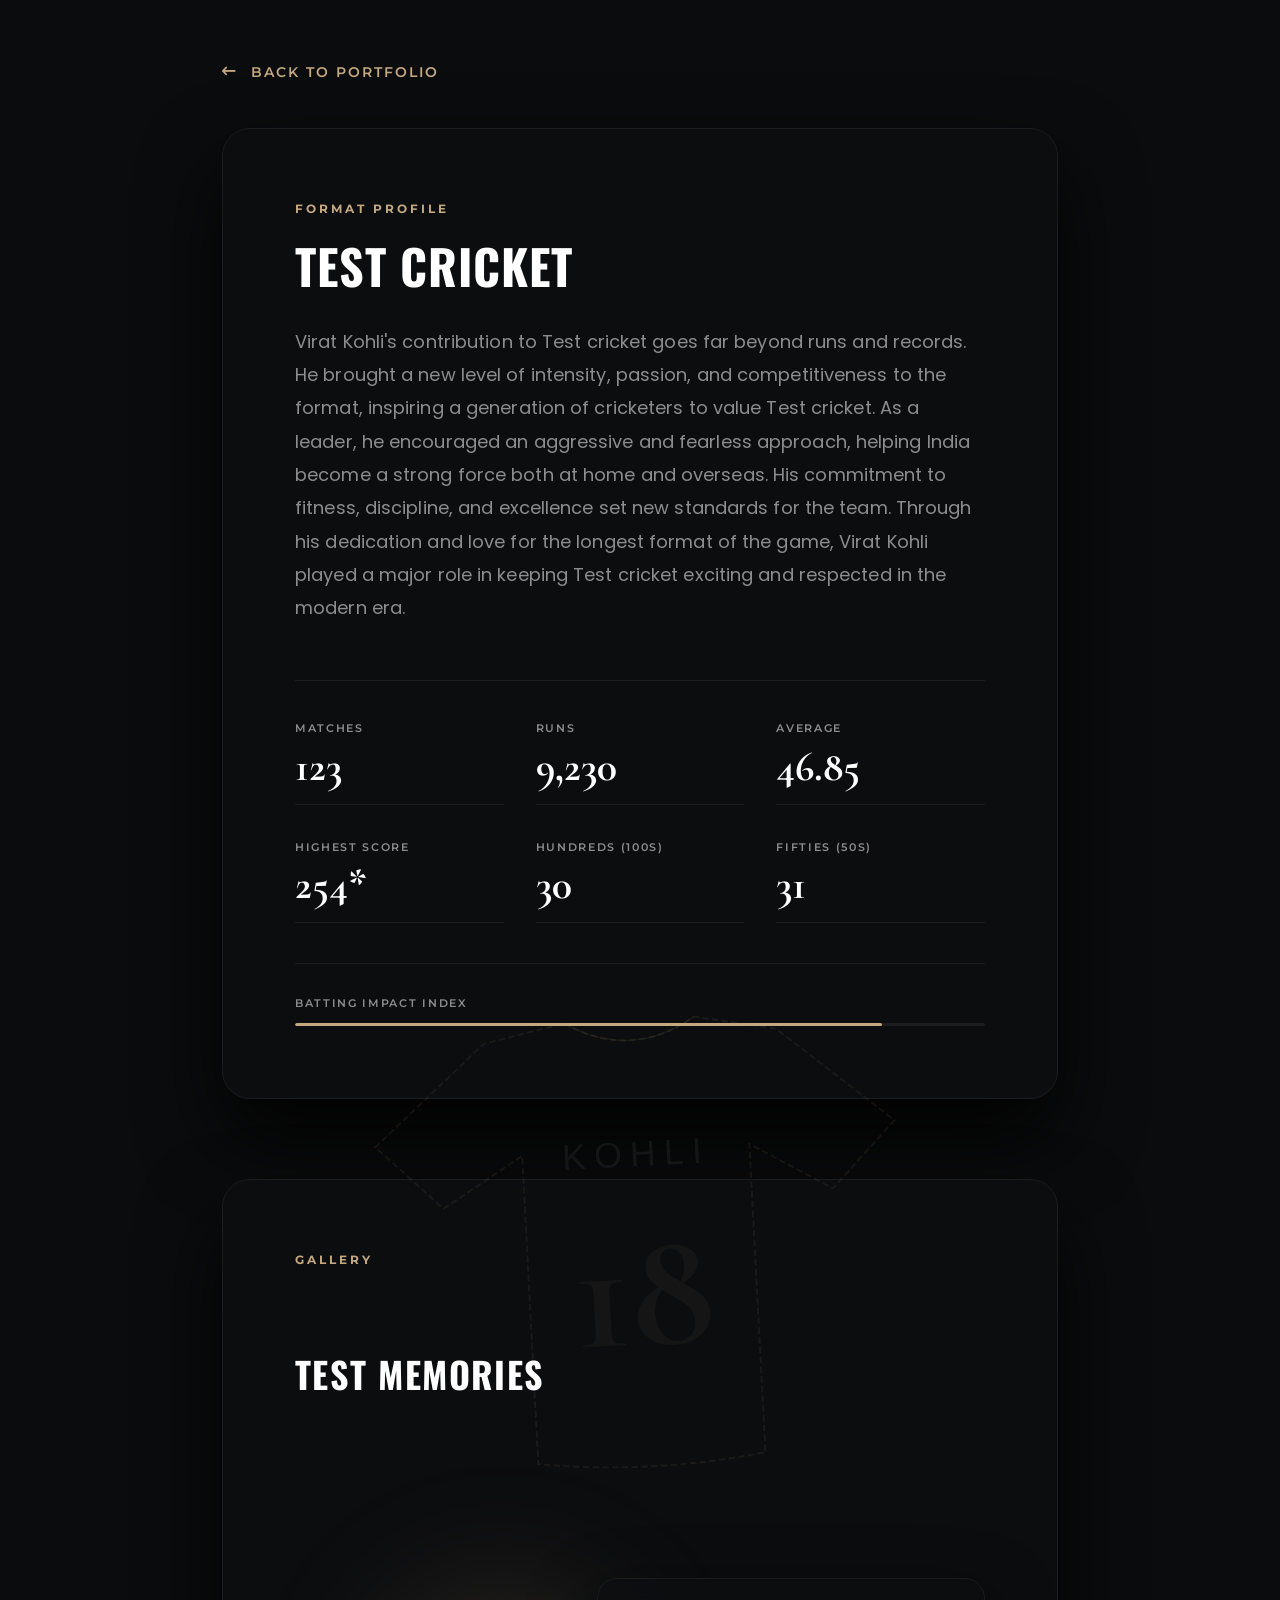
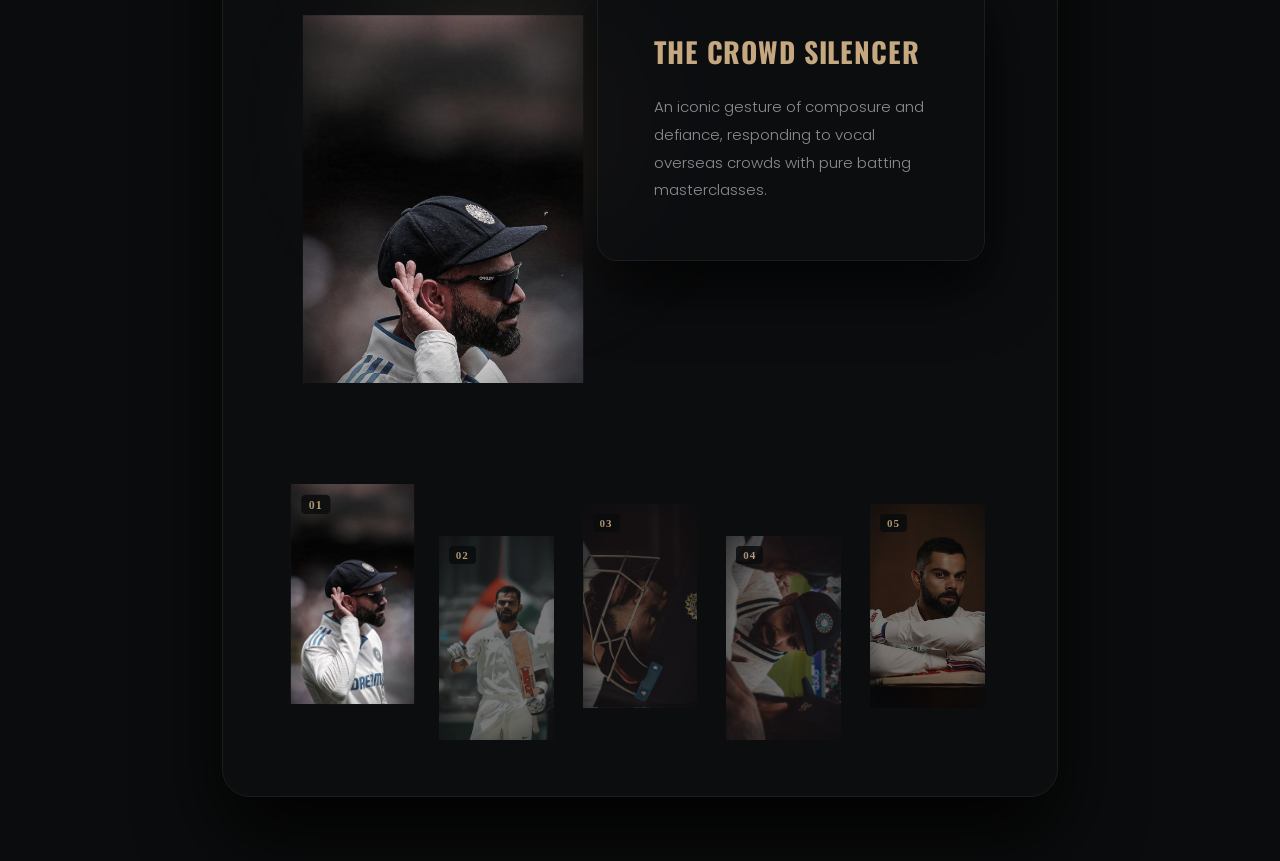
<file: test.html>
<!DOCTYPE html>
<html lang="en">
<head>
  <meta charset="UTF-8">
  <meta name="viewport" content="width=device-width, initial-scale=1.0">
  <title>Test Cricket | Virat Kohli</title>
  <!-- Google Fonts -->
  <link rel="preconnect" href="https://fonts.googleapis.com">
  <link rel="preconnect" href="https://fonts.gstatic.com" crossorigin>
  <link href="https://fonts.googleapis.com/css2?family=Oswald:wght@700&family=Poppins:wght@300;400;600&family=Cormorant+Garamond:wght@600;700&family=Montserrat:wght@500;600&display=swap" rel="stylesheet">
  <!-- FontAwesome for Icons -->
  <link rel="stylesheet" href="https://cdnjs.cloudflare.com/ajax/libs/font-awesome/6.4.0/css/all.min.css">
  <link rel="stylesheet" href="styles.css">
</head>
<body class="test-page-body">

  <div class="test-page-container">
    
    <!-- Floating Back Arrow -->
    <a href="index.html#stats-section" class="back-btn">
      <i class="fa-solid fa-arrow-left-long"></i>
      <span>BACK TO PORTFOLIO</span>
    </a>

    <!-- Content Card -->
    <div class="test-content-card">
      <div class="test-accent-label">FORMAT PROFILE</div>
      <h1 class="test-page-title">TEST CRICKET</h1>
      
      <p class="test-page-desc">
        Virat Kohli's contribution to Test cricket goes far beyond runs and records. He brought a new level of intensity, passion, and competitiveness to the format, inspiring a generation of cricketers to value Test cricket. As a leader, he encouraged an aggressive and fearless approach, helping India become a strong force both at home and overseas. His commitment to fitness, discipline, and excellence set new standards for the team. Through his dedication and love for the longest format of the game, Virat Kohli played a major role in keeping Test cricket exciting and respected in the modern era.
      </p>

      <!-- Stats Grid -->
      <div class="test-stats-grid">
        <div class="test-stat-box">
          <span class="test-stat-label">Matches</span>
          <span class="test-stat-value" id="stat-matches">0</span>
        </div>
        <div class="test-stat-box">
          <span class="test-stat-label">Runs</span>
          <span class="test-stat-value" id="stat-runs">0</span>
        </div>
        <div class="test-stat-box">
          <span class="test-stat-label">Average</span>
          <span class="test-stat-value" id="stat-avg">0.00</span>
        </div>
        <div class="test-stat-box">
          <span class="test-stat-label">Highest Score</span>
          <span class="test-stat-value" id="stat-hs">0</span>
        </div>
        <div class="test-stat-box">
          <span class="test-stat-label">Hundreds (100s)</span>
          <span class="test-stat-value" id="stat-100s">0</span>
        </div>
        <div class="test-stat-box">
          <span class="test-stat-label">Fifties (50s)</span>
          <span class="test-stat-value" id="stat-50s">0</span>
        </div>
      </div>

      <!-- Impact bar in footer -->
      <div class="test-stats-footer">
        <div class="test-impact-section">
          <span class="test-impact-label">Batting Impact Index</span>
          <div class="test-impact-bar">
            <div class="test-impact-bar-fill" id="impact-progress" data-val="85%"></div>
          </div>
        </div>
      </div>

    </div>

    <!-- Memories Section -->
    <div class="test-content-card memories-card">
      <div class="test-accent-label">GALLERY</div>
      <h2 class="memories-section-title">TEST MEMORIES</h2>
      
      <!-- Showcase Area -->
      <div class="memory-showcase">
        <div class="showcase-image-wrapper scroll-reveal-img">
          <img src="memories_1.png" alt="Test Memory Showcase" id="active-memory-img">
        </div>
        <div class="showcase-caption-box">
          <h3 id="active-memory-title">THE CROWD SILENCER</h3>
          <p id="active-memory-desc">An iconic gesture of composure and defiance, responding to vocal overseas crowds with pure batting masterclasses.</p>
        </div>
      </div>

      <!-- Thumbnails Grid -->
      <div class="memory-thumbnails-container">
        <div class="memory-thumb active scroll-reveal-img" data-index="0" data-img="memories_1.png" data-title="THE CROWD SILENCER" data-desc="An iconic gesture of composure and defiance, responding to vocal overseas crowds with pure batting masterclasses.">
          <img src="memories_1.png" alt="Memory 1">
          <span class="thumb-num">01</span>
        </div>
        <div class="memory-thumb scroll-reveal-img" data-index="1" data-img="memories_2.png" data-title="THE CENTURY MILESTONE" data-desc="Raising the bat in celebration, a sight that became synonymous with Indian Test cricket dominance under his reign.">
          <img src="memories_2.png" alt="Memory 2">
          <span class="thumb-num">02</span>
        </div>
        <div class="memory-thumb scroll-reveal-img" data-index="2" data-img="memories_3.png" data-title="STEELY RESOLVE" data-desc="The absolute focus of a master batsman, mentally preparing to face the red ball in challenging overseas conditions.">
          <img src="memories_3.png" alt="Memory 3">
          <span class="thumb-num">03</span>
        </div>
        <div class="memory-thumb scroll-reveal-img" data-index="3" data-img="memories_4.png" data-title="TEAM CAMARADERIE" data-desc="Shared moments of joy and triumph on the field, highlighting his role as a passionate leader and teammate.">
          <img src="memories_4.png" alt="Memory 4">
          <span class="thumb-num">04</span>
        </div>
        <div class="memory-thumb scroll-reveal-img" data-index="4" data-img="memories_5.png?v=2" data-title="THE DETERMINED DEFENDER" data-desc="Leaning on his bat in white Test kit, a portrait reflecting the steely resolve and focus needed to lead India's batting lineup.">
          <img src="memories_5.png?v=2" alt="Memory 5">
          <span class="thumb-num">05</span>
        </div>
      </div>
    </div>

    <!-- Centered outline of virat kohli jersey (TEST outline) as floating background design -->
    <div class="test-jersey-background">
      <svg class="background-jersey active" viewBox="0 0 400 400">
        <path d="M 160 70 Q 200 95 240 70 L 290 80 L 360 140 L 320 180 L 270 150 L 270 340 Q 200 350 130 340 L 130 150 L 80 180 L 40 140 L 110 80 Z" class="jersey-outline" />
        <path d="M 160 70 Q 200 95 240 70" class="jersey-accent-line" />
        <text x="200" y="160" class="jersey-text-name">KOHLI</text>
        <text x="200" y="270" class="jersey-text-num">18</text>
      </svg>
    </div>

  </div>

  <script>
    document.addEventListener("DOMContentLoaded", () => {
      const elements = [
        { id: "stat-matches", val: 123, dec: false },
        { id: "stat-runs", val: 9230, dec: false },
        { id: "stat-avg", val: 46.85, dec: true },
        { id: "stat-hs", val: 254, dec: false, suffix: "*" },
        { id: "stat-100s", val: 30, dec: false },
        { id: "stat-50s", val: 31, dec: false }
      ];

      function animateValue(element, start, end, duration, isDecimal = false, suffix = "") {
        let startTimestamp = null;
        const step = (timestamp) => {
          if (!startTimestamp) startTimestamp = timestamp;
          const progress = Math.min((timestamp - startTimestamp) / duration, 1);
          const easeProgress = progress * (2 - progress);
          const currentValue = easeProgress * (end - start) + start;
          
          if (isDecimal) {
            element.textContent = currentValue.toFixed(2) + suffix;
          } else {
            element.textContent = Math.floor(currentValue).toLocaleString() + suffix;
          }
          
          if (progress < 1) {
            window.requestAnimationFrame(step);
          } else {
            if (isDecimal) {
              element.textContent = end.toFixed(2) + suffix;
            } else {
              element.textContent = Math.floor(end).toLocaleString() + suffix;
            }
          }
        };
        window.requestAnimationFrame(step);
      }

      // Start animations after a brief delay
      setTimeout(() => {
        elements.forEach(item => {
          const el = document.getElementById(item.id);
          if (el) {
            animateValue(el, 0, item.val, 1200, item.dec, item.suffix || "");
          }
        });

        const progressFill = document.getElementById("impact-progress");
        if (progressFill) {
          progressFill.style.width = progressFill.getAttribute("data-val");
        }
      }, 300);

      // Memories Gallery Interactivity & Transition Animation
      const thumbnails = document.querySelectorAll(".memory-thumb");
      const activeImg = document.getElementById("active-memory-img");
      const activeTitle = document.getElementById("active-memory-title");
      const activeDesc = document.getElementById("active-memory-desc");
      const showcaseImgWrapper = document.querySelector(".showcase-image-wrapper");
      const showcaseCaptionBox = document.querySelector(".showcase-caption-box");

      thumbnails.forEach(thumb => {
        thumb.addEventListener("click", () => {
          if (thumb.classList.contains("active")) return;

          // Remove active state from all previews
          thumbnails.forEach(t => t.classList.remove("active"));
          thumb.classList.add("active");

          const targetImg = thumb.getAttribute("data-img");
          const targetTitle = thumb.getAttribute("data-title");
          const targetDesc = thumb.getAttribute("data-desc");

          // Trigger smooth fade-out and translation shift
          showcaseImgWrapper.classList.add("fade-out");
          showcaseCaptionBox.classList.add("fade-out");

          setTimeout(() => {
            // Change content while transparent
            activeImg.src = targetImg;
            activeTitle.textContent = targetTitle;
            activeDesc.textContent = targetDesc;

            // Swap classes to fade content back in smoothly
            showcaseImgWrapper.classList.remove("fade-out");
            showcaseCaptionBox.classList.remove("fade-out");
            showcaseImgWrapper.classList.add("fade-in");
            showcaseCaptionBox.classList.add("fade-in");

            // Clean up animation classes once transition completes
            setTimeout(() => {
              showcaseImgWrapper.classList.remove("fade-in");
              showcaseCaptionBox.classList.remove("fade-in");
            }, 400);
          }, 350);
        });
      });

      // Intersection Observer for scroll-reveal images
      const testRevealObserver = new IntersectionObserver((entries) => {
        entries.forEach(entry => {
          if (entry.isIntersecting) {
            entry.target.classList.add("revealed");
            testRevealObserver.unobserve(entry.target);
          }
        });
      }, { threshold: 0.1 });

      document.querySelectorAll(".scroll-reveal-img").forEach(el => {
        testRevealObserver.observe(el);
      });

      // Parallax scroll for showcase image
      window.addEventListener("scroll", () => {
        const showcaseImg = document.querySelector(".showcase-image-wrapper img");
        if (showcaseImg) {
          const rect = showcaseImg.getBoundingClientRect();
          const viewCenter = window.innerHeight / 2;
          const elementCenter = rect.top + rect.height / 2;
          const offset = (elementCenter - viewCenter) * 0.07;
          showcaseImg.style.transform = `translateY(${offset}px)`;
        }
      });
    });
  </script>

</body>
</html>
</file>
<file: styles.css>
/* ==========================================================================
   VIRAT KOHLI EDITORIAL REDESIGN - LUXURY MINIMALIST STYLES
   ========================================================================== */

/* 1. Reset and Theme Variables */
:root {
  --color-bg: #0b0c0d;       /* Matte charcoal black */
  --color-text-pri: #ffffff; /* Crisp white */
  --color-text-sec: #8c8d8f; /* Muted corporate grey */
  --color-gold: #c5a880;     /* Luxury desaturated warm gold */
  --color-gold-dark: #aa8455;
  --color-border: #1c1d1e;   /* Subtle divider border */
  
  --font-serif: 'Cormorant Garamond', serif;
  --font-sans: 'Inter', sans-serif;
  --font-accent: 'Cinzel', serif;
  --font-body: 'Montserrat', sans-serif;
  --font-bebas: 'Bebas Neue', sans-serif;
  --font-poppins: 'Poppins', sans-serif;
  
  --transition-editorial: all 0.6s cubic-bezier(0.2, 1, 0.2, 1);
  --transition-elastic: all 0.7s cubic-bezier(0.25, 1.25, 0.35, 1.1);
}

* {
  margin: 0;
  padding: 0;
  box-sizing: border-box;
  scroll-behavior: smooth;
}

body {
  background-color: var(--color-bg);
  color: var(--color-text-pri);
  font-family: var(--font-sans);
  overflow-x: hidden;
  -webkit-font-smoothing: antialiased;
  -moz-osx-font-smoothing: grayscale;
}

/* 2. Editorial Header Bar Layout */
.editorial-header {
  max-width: 1400px;
  margin: 0 auto;
  padding: 2.5rem 0;
  display: flex;
  justify-content: space-between;
  align-items: center;
  border-bottom: 1px solid var(--color-border);
  width: 100%;
}

.header-label {
  font-family: var(--font-accent);
  font-size: 0.75rem;
  letter-spacing: 0.2em;
  font-weight: 600;
  color: var(--color-text-sec);
  text-transform: uppercase;
}

.header-pagination {
  font-size: 0.85rem;
  font-family: var(--font-sans);
  letter-spacing: 0.1em;
  color: var(--color-text-pri);
  font-weight: 500;
}

/* 3. Base Page Structure */
.editorial-page {
  min-height: 100vh;
  padding: 0 4rem;
  display: flex;
  flex-direction: column;
  justify-content: space-between;
  position: relative;
}

/* 4. Hero Content Section */
.hero-container {
  max-width: 1400px;
  margin: auto auto;
  width: 100%;
  display: grid;
  grid-template-columns: 1fr 1fr;
  gap: 6rem;
  align-items: center;
  padding: 4rem 0;
}

/* Left Half: Premium Gallery Photo Frame */
.hero-left {
  display: flex;
  justify-content: center;
  align-items: center;
  position: relative;
}

.hero-left::before {
  content: '';
  position: absolute;
  width: 320px;
  height: 500px;
  background: radial-gradient(circle, rgba(197, 168, 128, 0.2) 0%, rgba(0, 0, 0, 0) 70%);
  filter: blur(55px);
  z-index: 0;
  pointer-events: none;
  transition: transform 0.6s cubic-bezier(0.2, 1, 0.2, 1);
}

.hero-left:hover::before {
  transform: scale(1.15);
}

.hero-image-frame {
  width: 100%;
  max-width: 380px;
  aspect-ratio: 9 / 16;
  overflow: hidden;
  position: relative;
  z-index: 1;
  /* Feathered vignette mask to blend into charcoal black background */
  -webkit-mask-image: radial-gradient(ellipse 85% 85% at 50% 50%, black 45%, transparent 100%);
  mask-image: radial-gradient(ellipse 85% 85% at 50% 50%, black 45%, transparent 100%);
  animation: floatPhoto 9s infinite ease-in-out;
  transition: transform 0.6s cubic-bezier(0.2, 1, 0.2, 1);
}

.hero-image-frame:hover {
  transform: translateY(-4px) scale(1.02);
}

.hero-profile-image {
  width: 100%;
  height: 115%; /* Extra height to support parallax vertical shifting */
  object-fit: cover;
  transition: transform 0.1s ease-out; /* Smooth parallax */
}

/* Right Half: Typographic Bio */
.hero-right {
  display: flex;
  align-items: center;
}

.hero-content {
  max-width: 540px;
}

.content-tag {
  font-family: var(--font-accent);
  font-size: 0.75rem;
  letter-spacing: 0.25em;
  font-weight: 700;
  color: var(--color-gold);
  text-transform: uppercase;
  margin-bottom: 1.8rem;
  display: block;
}

.hero-title {
  font-family: var(--font-bebas);
  font-size: 5.6rem;
  font-weight: 400;
  line-height: 1;
  letter-spacing: 0.03em;
  color: var(--color-text-pri);
  margin-bottom: 2.2rem;
  text-transform: uppercase;
}

.hero-description {
  font-family: var(--font-sans);
  font-size: 1.05rem;
  font-weight: 400;
  line-height: 1.8;
  color: var(--color-text-sec);
  margin-bottom: 3.5rem;
  letter-spacing: 0.5px;
  font-style: normal;
}

/* Minimalist underlined link with arrow */
.action-link {
  font-family: var(--font-body);
  display: inline-flex;
  align-items: center;
  gap: 1rem;
  text-decoration: none;
  color: var(--color-text-pri);
  font-size: 0.8rem;
  font-weight: 600;
  letter-spacing: 0.2em;
  border-bottom: 1px solid var(--color-text-pri);
  padding-bottom: 6px;
  transition: var(--transition-editorial);
}

.action-link:hover {
  color: var(--color-gold);
  border-color: var(--color-gold);
}

.arrow-icon {
  font-size: 0.85rem;
  transition: transform 0.3s ease;
}

.action-link:hover .arrow-icon {
  transform: translateX(6px);
}

/* 5. Biography About Section */
.bio-about-container {
  max-width: 1400px;
  margin: 0 auto 4rem auto;
  width: 100%;
  border-top: 1px solid var(--color-border);
  padding-top: 2.5rem;
}

.about-section-heading {
  font-family: var(--font-bebas);
  font-size: 3rem;
  letter-spacing: 0.04em;
  color: var(--color-gold);
  margin-bottom: 1.2rem;
  font-weight: 400;
}

.about-section-text {
  font-family: var(--font-poppins);
  font-size: 1.05rem;
  line-height: 1.95;
  color: var(--color-text-sec);
  font-weight: 300;
  letter-spacing: 0.2px;
  max-width: 1200px;
}

/* ==========================================================================
   6. Stats Page (Page 2) Redesign
   ========================================================================== */
.stats-container {
  max-width: 1400px;
  margin: auto auto;
  width: 100%;
  display: flex;
  flex-direction: column;
  align-items: center;
  gap: 3.5rem;
  padding: 4rem 0;
  position: relative;
  z-index: 5;
}

/* Left Column: Formats selectors with Molten Gold/Chrome Bubble Fonts */
.format-list-panel {
  display: flex;
  flex-direction: row;
  justify-content: center;
  align-items: center;
  gap: 4.5rem;
  width: 100%;
}

.format-item {
  cursor: pointer;
  padding: 0.5rem 1rem;
  user-select: none;
}

/* UNIQUE SHINING METALLIC FONT */
.bubble-font {
  font-family: var(--font-accent); /* Cinzel */
  font-size: 4rem;
  font-weight: 700; /* Bold */
  line-height: 1.1;
  letter-spacing: 0.08em;
  display: inline-block;
  transform-origin: center center;
  text-transform: uppercase;
  font-variant: normal;
  
  /* Sweeping metallic gradient shine mask */
  background: linear-gradient(
    90deg, 
    rgba(255, 255, 255, 0.12) 0%, 
    rgba(255, 255, 255, 0.12) 35%, 
    rgba(255, 255, 255, 0.5) 50%, 
    rgba(255, 255, 255, 0.12) 65%, 
    rgba(255, 255, 255, 0.12) 100%
  );
  background-size: 200% auto;
  -webkit-background-clip: text;
  -webkit-text-fill-color: transparent;
  animation: textShine 6s infinite linear;
  transition: var(--transition-editorial);
}

/* Hover state */
.format-item:hover .bubble-font {
  transform: scale(1.05);
  background: linear-gradient(
    90deg, 
    rgba(255, 255, 255, 0.4) 0%, 
    rgba(255, 255, 255, 0.4) 35%, 
    rgba(255, 255, 255, 0.9) 50%, 
    rgba(255, 255, 255, 0.4) 65%, 
    rgba(255, 255, 255, 0.4) 100%
  );
  background-size: 200% auto;
  -webkit-background-clip: text;
  -webkit-text-fill-color: transparent;
}

/* Active state: Bright gold metallic sheen sweep */
.format-item.active .bubble-font {
  background: linear-gradient(
    90deg, 
    var(--color-gold-dark) 0%, 
    var(--color-gold-dark) 30%, 
    #ffffff 50%, 
    var(--color-gold-dark) 70%, 
    var(--color-gold-dark) 100%
  );
  background-size: 200% auto;
  -webkit-background-clip: text;
  -webkit-text-fill-color: transparent;
  transform: scale(1.08);
  filter: drop-shadow(0 0 15px rgba(197, 168, 128, 0.15));
}

@keyframes textShine {
  0% { background-position: 200% center; }
  100% { background-position: -200% center; }
}



/* Right Column: Minimalist Scorecard */
.scorecard-panel {
  border: 1px solid var(--color-border);
  background: #0d0e10;
  border-radius: 28px;
  padding: 3.5rem;
  box-shadow: 0 30px 60px rgba(0, 0, 0, 0.7);
  opacity: 0;
  transform: translateY(30px);
  pointer-events: none;
  visibility: hidden;
  transition: var(--transition-editorial);
  width: 100%;
  max-width: 800px;
}

.scorecard-panel.active {
  opacity: 1;
  transform: translateY(0);
  pointer-events: all;
  visibility: visible;
}

.scorecard-header {
  margin-bottom: 2.5rem;
  border-bottom: 1px solid var(--color-border);
  padding-bottom: 1.5rem;
}

.scorecard-header h3 {
  font-family: var(--font-accent);
  font-size: 2.2rem;
  font-weight: 700;
  letter-spacing: 0.02em;
  color: var(--color-text-pri);
  margin-bottom: 0.4rem;
  text-transform: uppercase;
}

.scorecard-header .active-format-subtitle {
  font-family: var(--font-body);
  font-size: 0.7rem;
  letter-spacing: 0.25em;
  font-weight: 700;
  color: var(--color-gold);
  text-transform: uppercase;
}

/* Score numbers grid layout */
.scorecard-grid {
  display: grid;
  grid-template-columns: repeat(3, 1fr);
  row-gap: 2.5rem;
  column-gap: 2rem;
  margin-bottom: 3rem;
}

.score-box {
  display: flex;
  flex-direction: column;
  border-bottom: 1px solid var(--color-border);
  padding-bottom: 1rem;
}

.score-label {
  font-family: var(--font-body);
  font-size: 0.7rem;
  font-weight: 600;
  letter-spacing: 0.15em;
  color: var(--color-text-sec);
  text-transform: uppercase;
  margin-bottom: 0.8rem;
}

.score-value {
  font-family: var(--font-serif);
  font-size: 3rem;
  font-weight: 700;
  color: var(--color-text-pri);
  line-height: 1.1;
}

/* Detail displays in scorecard footer */
.scorecard-footer {
  border-top: 1px solid var(--color-border);
  padding-top: 2rem;
}

.impact-section {
  margin-bottom: 1.8rem;
}

.impact-label {
  font-family: var(--font-body);
  font-size: 0.7rem;
  font-weight: 600;
  letter-spacing: 0.15em;
  color: var(--color-text-sec);
  text-transform: uppercase;
  margin-bottom: 0.8rem;
  display: block;
}

.impact-bar {
  height: 3px;
  background: #1c1d1f;
  border-radius: 99px;
  overflow: hidden;
}

.impact-bar-fill {
  height: 100%;
  background: var(--color-gold);
  border-radius: 99px;
  width: 0%;
  transition: width 1.4s cubic-bezier(0.19, 1, 0.22, 1);
}

.highlight-quote {
  display: flex;
  align-items: flex-start;
  gap: 1rem;
  color: var(--color-text-sec);
  font-size: 0.95rem;
  line-height: 1.6;
}

.quote-icon {
  color: var(--color-gold);
  font-size: 0.85rem;
  margin-top: 0.2rem;
}

.highlight-quote span {
  font-style: italic;
  font-family: var(--font-serif);
  font-size: 1.05rem;
  color: var(--color-text-sec);
}

/* ==========================================================================
   7. Background Vector Blueprint Jerseys
   ========================================================================== */
.jersey-blueprint-viewport {
  position: absolute;
  top: 0;
  left: 0;
  width: 100%;
  height: 100%;
  z-index: 1;
  pointer-events: none;
  display: flex;
  justify-content: center;
  align-items: center;
  overflow: hidden;
}

.background-jersey {
  position: absolute;
  width: 580px;
  height: 580px;
  opacity: 0;
  transform: scale(0.85) translateY(60px) rotate(-5deg);
  transition: opacity 0.8s cubic-bezier(0.2, 1, 0.2, 1),
              transform 1.2s cubic-bezier(0.2, 1, 0.2, 1);
}

/* Blueprint Line Drawing Styling */
.jersey-outline {
  fill: none;
  stroke: rgba(197, 168, 128, 0.05);
  stroke-width: 1.5;
  stroke-dasharray: 4 2;
  transition: stroke 0.8s;
}

.jersey-accent-line {
  fill: none;
  stroke: rgba(197, 168, 128, 0.04);
  stroke-width: 1;
  transition: stroke 0.8s;
}

.jersey-text-name {
  fill: rgba(255, 255, 255, 0.03);
  font-family: var(--font-sans);
  font-size: 20px;
  font-weight: 500;
  letter-spacing: 4px;
  text-anchor: middle;
  transition: fill 0.8s;
}

.jersey-text-num {
  fill: rgba(197, 168, 128, 0.03);
  font-family: var(--font-serif);
  font-size: 95px;
  font-weight: 700;
  text-anchor: middle;
  transition: fill 0.8s;
}

/* Active floating wireframe jersey style */
.background-jersey.active {
  opacity: 1;
  transform: scale(1) translateY(0) rotate(2deg);
  animation: floatWireframe 14s infinite ease-in-out alternate;
}

.background-jersey.active .jersey-outline {
  stroke: rgba(197, 168, 128, 0.14);
}

.background-jersey.active .jersey-accent-line {
  stroke: rgba(197, 168, 128, 0.11);
}

.background-jersey.active .jersey-text-name {
  fill: rgba(255, 255, 255, 0.09);
}

.background-jersey.active .jersey-text-num {
  fill: rgba(197, 168, 128, 0.09);
}

@keyframes floatWireframe {
  0% { transform: scale(1) translateY(0) rotate(2deg); }
  50% { transform: scale(1.03) translateY(-12px) rotate(4deg); }
  100% { transform: scale(0.98) translateY(8px) rotate(0deg); }
}

/* ==========================================================================
   8. Editorial Footer
   ========================================================================== */
.editorial-footer {
  max-width: 1400px;
  margin: 0 auto;
  padding: 3rem 0;
  display: flex;
  justify-content: space-between;
  align-items: center;
  border-top: 1px solid var(--color-border);
  font-size: 0.75rem;
  letter-spacing: 0.1em;
  color: var(--color-text-sec);
  width: 100%;
}

.footer-social-link {
  color: var(--color-text-sec);
  text-decoration: none;
  margin-left: 1.5rem;
  font-weight: 600;
  transition: var(--transition-editorial);
}

.footer-social-link:hover {
  color: var(--color-gold);
}

/* ==========================================================================
   9. Media Queries and Responsiveness
   ========================================================================== */
@media (max-width: 1200px) {
  .editorial-page {
    padding: 0 2rem;
  }
  
  .hero-container {
    gap: 4rem;
  }
  
  .hero-title {
    font-size: 4rem;
  }
  
  .stats-container {
    gap: 3rem;
  }
  
  .format-list-panel {
    gap: 3rem;
  }
  
  .bubble-font {
    font-size: 3.4rem;
  }
}

@media (max-width: 992px) {
  .hero-container {
    grid-template-columns: 1fr;
    gap: 3.5rem;
    padding: 3rem 0;
  }
  
  .hero-left {
    order: -1;
  }
  
  .keycap-frame {
    max-width: 380px;
  }
  
  .stats-container {
    gap: 2.5rem;
    padding: 3rem 0;
  }
  
  .format-list-panel {
    flex-direction: row;
    justify-content: center;
    flex-wrap: wrap;
    gap: 2rem;
  }
  
  .bubble-font {
    font-size: 2.6rem;
  }
  
  .background-jersey {
    width: 420px;
    height: 420px;
  }
}

@media (max-width: 768px) {
  .hero-title {
    font-size: 3.2rem;
  }
  
  .bio-about-container {
    padding-top: 2rem;
    margin-bottom: 3rem;
  }
  
  .about-section-heading {
    font-size: 2.5rem;
  }
  
  .about-section-text {
    font-size: 1rem;
    line-height: 1.8;
  }
  
  .scorecard-panel {
    padding: 2rem;
  }
  
  .scorecard-grid {
    grid-template-columns: repeat(2, 1fr);
    row-gap: 2rem;
  }
  
  .score-value {
    font-size: 2.4rem;
  }
  
  .editorial-footer {
    flex-direction: column;
    gap: 1rem;
    text-align: center;
  }
}

@media (max-width: 480px) {
  .hero-title {
    font-size: 2.6rem;
  }
  
  .format-list-panel {
    gap: 0.8rem;
  }
  
  .bubble-font {
    font-size: 1.8rem;
  }
  
  .scorecard-grid {
    grid-template-columns: 1fr;
  }
  
  /* Removed unused table styles */
}

/* ==========================================================================
   10. Test Page Specific Styles
   ========================================================================== */
.test-page-body {
  background-color: var(--color-bg);
  min-height: 100vh;
  display: flex;
  justify-content: center;
  align-items: center;
  overflow-x: hidden;
  overflow-y: auto;
  position: relative;
}

.test-page-container {
  max-width: 900px;
  width: 100%;
  padding: 4rem 2rem;
  z-index: 5;
  position: relative;
  display: flex;
  flex-direction: column;
  gap: 3rem;
}

.back-btn {
  display: inline-flex;
  align-items: center;
  gap: 0.8rem;
  text-decoration: none;
  color: var(--color-gold);
  font-family: var(--font-body);
  font-size: 0.85rem;
  font-weight: 600;
  letter-spacing: 0.15em;
  transition: var(--transition-editorial);
  align-self: flex-start;
}

.back-btn i {
  transition: transform 0.3s ease;
}

.back-btn:hover {
  color: var(--color-text-pri);
}

.back-btn:hover i {
  transform: translateX(-5px);
}

.test-content-card {
  border: 1px solid var(--color-border);
  background: rgba(13, 14, 16, 0.9);
  border-radius: 28px;
  padding: 4.5rem;
  box-shadow: 0 40px 80px rgba(0, 0, 0, 0.85);
  backdrop-filter: blur(10px);
}

.test-accent-label {
  font-family: var(--font-body);
  font-size: 0.75rem;
  letter-spacing: 0.25em;
  font-weight: 700;
  color: var(--color-gold);
  text-transform: uppercase;
  margin-bottom: 1.5rem;
}

.test-page-title {
  font-family: 'Oswald', sans-serif;
  font-size: 48px; /* Oswald Bold (40-50px) */
  font-weight: 700;
  color: var(--color-text-pri);
  text-transform: uppercase;
  letter-spacing: 0.02em;
  margin-bottom: 2rem;
  line-height: 1.1;
}

.test-page-desc {
  font-family: 'Poppins', sans-serif;
  font-size: 18px; /* Poppins Regular (18px) */
  font-weight: 400;
  line-height: 1.85;
  color: var(--color-text-sec);
  letter-spacing: 0.1px;
}

.test-jersey-background {
  position: absolute;
  top: 50%;
  left: 50%;
  transform: translate(-50%, -50%);
  z-index: 1;
  pointer-events: none;
  width: 650px;
  height: 650px;
  opacity: 0.65;
}

.test-jersey-background .background-jersey {
  position: static;
  width: 100%;
  height: 100%;
  opacity: 1;
  transform: rotate(-3deg);
}

.test-jersey-background .jersey-outline {
  stroke: rgba(197, 168, 128, 0.12);
  stroke-width: 1.2;
}

.test-jersey-background .jersey-accent-line {
  stroke: rgba(197, 168, 128, 0.08);
}

.test-jersey-background .jersey-text-name {
  fill: rgba(255, 255, 255, 0.05);
  font-size: 22px;
  letter-spacing: 5px;
}

.test-jersey-background .jersey-text-num {
  fill: rgba(197, 168, 128, 0.05);
  font-size: 105px;
}

/* Test Page Stats Grid Styles */
.test-stats-grid {
  display: grid;
  grid-template-columns: repeat(3, 1fr);
  row-gap: 2.2rem;
  column-gap: 2rem;
  margin-top: 3.5rem;
  border-top: 1px solid var(--color-border);
  padding-top: 2.5rem;
}

.test-stat-box {
  display: flex;
  flex-direction: column;
  border-bottom: 1px solid var(--color-border);
  padding-bottom: 0.8rem;
}

.test-stat-label {
  font-family: var(--font-body);
  font-size: 0.7rem;
  font-weight: 600;
  letter-spacing: 0.15em;
  color: var(--color-text-sec);
  text-transform: uppercase;
  margin-bottom: 0.6rem;
}

.test-stat-value {
  font-family: var(--font-serif);
  font-size: 2.6rem;
  font-weight: 700;
  color: var(--color-text-pri);
  line-height: 1.1;
}

.test-stats-footer {
  margin-top: 2.5rem;
  border-top: 1px solid var(--color-border);
  padding-top: 2rem;
}

.test-impact-section {
  width: 100%;
}

.test-impact-label {
  font-family: var(--font-body);
  font-size: 0.7rem;
  font-weight: 600;
  letter-spacing: 0.15em;
  color: var(--color-text-sec);
  text-transform: uppercase;
  margin-bottom: 0.8rem;
  display: block;
}

.test-impact-bar {
  height: 3px;
  background: #1c1d1f;
  border-radius: 99px;
  overflow: hidden;
}

.test-impact-bar-fill {
  height: 100%;
  background: var(--color-gold);
  border-radius: 99px;
  width: 0%;
  transition: width 1.5s cubic-bezier(0.19, 1, 0.22, 1);
}

/* Responsive Overrides for Stats Grid on Test Page */
@media (max-width: 768px) {
  .test-stats-grid {
    grid-template-columns: repeat(2, 1fr);
    row-gap: 1.8rem;
  }
  .test-stat-value {
    font-size: 2.2rem;
  }
}

@media (max-width: 480px) {
  .test-stats-grid {
    grid-template-columns: 1fr;
  }
}

/* ==========================================================================
   11. Memories Gallery Styles & Cinematic Photo Redesign
   ========================================================================== */
@keyframes floatPhoto {
  0% { transform: translateY(0); }
  50% { transform: translateY(-8px); }
  100% { transform: translateY(0); }
}

.memories-card {
  display: flex;
  flex-direction: column;
  gap: 3.5rem;
  margin-top: 2rem;
}

.memories-section-title {
  font-family: 'Oswald', sans-serif;
  font-size: 36px;
  font-weight: 700;
  color: var(--color-text-pri);
  text-transform: uppercase;
  letter-spacing: 0.04em;
  margin-bottom: 0.5rem;
}

/* Showcase Area */
.memory-showcase {
  display: grid;
  grid-template-columns: 1.1fr 1fr;
  gap: 0;
  align-items: center;
  position: relative;
  overflow: visible;
  padding: 1rem 0;
}

/* Gold ambient glow behind active showcase photo */
.memory-showcase::before {
  content: '';
  position: absolute;
  top: 10%;
  left: 5%;
  width: 50%;
  height: 80%;
  background: radial-gradient(circle, rgba(197, 168, 128, 0.22) 0%, rgba(0, 0, 0, 0) 70%);
  filter: blur(55px);
  z-index: 0;
  pointer-events: none;
  transition: transform 0.6s cubic-bezier(0.2, 1, 0.2, 1);
}

.showcase-image-wrapper {
  width: 82%;
  aspect-ratio: 9 / 16;
  overflow: hidden;
  position: relative;
  z-index: 1;
  border-radius: 0; /* No hard borders or corners */
  border: none;
  box-shadow: none;
  /* Soft feathered vignette mask */
  -webkit-mask-image: radial-gradient(ellipse 85% 85% at 50% 50%, black 45%, transparent 100%);
  mask-image: radial-gradient(ellipse 85% 85% at 50% 50%, black 45%, transparent 100%);
  animation: floatPhoto 10s infinite ease-in-out alternate;
  max-height: 480px;
}

.showcase-image-wrapper img {
  width: 100%;
  height: 115%; /* Extra height to support parallax vertical shifting */
  object-fit: cover;
  transition: transform 0.1s ease-out; /* Smooth parallax scroll transition */
}

/* Showcase Caption Box Overlaps Showcase Image for Magazine Look */
.showcase-caption-box {
  display: flex;
  flex-direction: column;
  gap: 1.5rem;
  z-index: 2;
  position: relative;
  margin-left: -18%; /* Overlap image */
  background: rgba(13, 14, 16, 0.75);
  backdrop-filter: blur(15px);
  border: 1px solid var(--color-border);
  border-radius: 20px;
  padding: 3.5rem;
  box-shadow: 0 25px 65px rgba(0, 0, 0, 0.75);
  transition: opacity 0.4s cubic-bezier(0.2, 1, 0.2, 1),
              transform 0.4s cubic-bezier(0.2, 1, 0.2, 1),
              filter 0.4s cubic-bezier(0.2, 1, 0.2, 1);
}

#active-memory-title {
  font-family: 'Oswald', sans-serif;
  font-size: 28px;
  font-weight: 700;
  color: var(--color-gold);
  letter-spacing: 0.03em;
  text-transform: uppercase;
  line-height: 1.2;
}

#active-memory-desc {
  font-family: 'Poppins', sans-serif;
  font-size: 15px;
  line-height: 1.85;
  color: var(--color-text-sec);
  font-weight: 300;
}

/* Staggered Thumbnails Grid Layout */
.memory-thumbnails-container {
  display: grid;
  grid-template-columns: repeat(5, 1fr);
  gap: 1.8rem;
  margin-top: 3.5rem;
  padding-top: 2rem;
}

.memory-thumb {
  position: relative;
  aspect-ratio: 9 / 16;
  overflow: hidden;
  cursor: pointer;
  border-radius: 0; /* Remove border radius for vignette edges */
  border: none;
  background: transparent;
  
  /* Feathered vignette mask for thumbnails */
  -webkit-mask-image: radial-gradient(ellipse 90% 90% at 50% 50%, black 50%, transparent 100%);
  mask-image: radial-gradient(ellipse 90% 90% at 50% 50%, black 50%, transparent 100%);
  
  transition: transform 0.6s cubic-bezier(0.2, 1, 0.2, 1),
              border-color 0.4s ease,
              box-shadow 0.4s ease,
              opacity 0.8s cubic-bezier(0.2, 1, 0.2, 1),
              filter 0.8s cubic-bezier(0.2, 1, 0.2, 1);
}

.memory-thumb img {
  width: 100%;
  height: 100%;
  object-fit: cover;
  opacity: 0.45;
  transition: opacity 0.4s ease, transform 0.6s cubic-bezier(0.2, 1, 0.2, 1);
}

.thumb-num {
  position: absolute;
  top: 10px;
  left: 10px;
  font-family: var(--font-accent); /* Cinzel */
  font-size: 11px;
  font-weight: 700;
  color: var(--color-gold);
  background: rgba(11, 12, 13, 0.85);
  padding: 3px 7px;
  border-radius: 4px;
  letter-spacing: 1px;
  z-index: 10;
}

/* General Scroll Reveal Styles */
.scroll-reveal-img {
  opacity: 0;
  filter: blur(25px);
  transform: translateY(35px) scale(0.95);
  transition: opacity 1.2s cubic-bezier(0.2, 1, 0.2, 1),
              filter 1.2s cubic-bezier(0.2, 1, 0.2, 1),
              transform 1.2s cubic-bezier(0.2, 1, 0.2, 1);
}

.scroll-reveal-img.revealed {
  opacity: 1;
  filter: blur(0);
}

/* Staggered Vertical Layout for Thumbnails when Revealed */
.memory-thumb.revealed:nth-child(odd) {
  transform: translateY(-16px);
}

.memory-thumb.revealed:nth-child(even) {
  transform: translateY(16px);
}

/* Staggered entrance delays */
.memory-thumb.revealed:nth-child(1) { transition-delay: 0.1s; }
.memory-thumb.revealed:nth-child(2) { transition-delay: 0.25s; }
.memory-thumb.revealed:nth-child(3) { transition-delay: 0.4s; }
.memory-thumb.revealed:nth-child(4) { transition-delay: 0.55s; }
.memory-thumb.revealed:nth-child(5) { transition-delay: 0.7s; }

/* Staggered Hover Interactivity states */
.memory-thumb.revealed:hover {
  transform: translateY(-24px) scale(1.05);
  z-index: 5;
}

.memory-thumb.revealed:nth-child(even):hover {
  transform: translateY(8px) scale(1.05);
  z-index: 5;
}

.memory-thumb:hover img {
  opacity: 0.75;
}

/* Selected active state: ambient gold glow and scale offset */
.memory-thumb.revealed.active {
  transform: translateY(-28px) scale(1.08);
  filter: drop-shadow(0 8px 16px rgba(197, 168, 128, 0.25));
  z-index: 10;
}

.memory-thumb.revealed.active:nth-child(even) {
  transform: translateY(4px) scale(1.08);
  filter: drop-shadow(0 8px 16px rgba(197, 168, 128, 0.25));
  z-index: 10;
}

.memory-thumb.active img {
  opacity: 1;
}

/* Dynamic cross-fade transitions on active swap */
.showcase-image-wrapper.fade-out {
  opacity: 0;
  filter: blur(20px);
  transform: scale(0.95) translateY(12px);
}

.showcase-caption-box.fade-out {
  opacity: 0;
  filter: blur(10px);
  transform: translateY(12px);
}

.showcase-image-wrapper.fade-in {
  opacity: 1;
  filter: blur(0);
  transform: scale(1) translateY(0);
}

.showcase-caption-box.fade-in {
  opacity: 1;
  filter: blur(0);
  transform: translateY(0);
}

/* Responsive Overrides for Memories Gallery */
@media (max-width: 992px) {
  .memory-showcase {
    grid-template-columns: 1fr;
    gap: 0;
    justify-items: center;
  }
  
  .showcase-image-wrapper {
    width: 90%;
    margin-bottom: 2rem;
  }
  
  .showcase-caption-box {
    margin-left: 0;
    width: 95%;
    padding: 2.5rem;
  }
}

@media (max-width: 768px) {
  .memory-thumbnails-container {
    gap: 0.8rem;
    margin-top: 2rem;
    padding-top: 1rem;
  }
  
  .showcase-image-wrapper {
    max-height: 380px;
  }
  
  .memory-thumb.revealed:nth-child(odd) {
    transform: translateY(-8px);
  }
  
  .memory-thumb.revealed:nth-child(even) {
    transform: translateY(8px);
  }
  
  .memory-thumb.revealed:hover {
    transform: translateY(-14px) scale(1.04);
  }
  
  .memory-thumb.revealed:nth-child(even):hover {
    transform: translateY(2px) scale(1.04);
  }
  
  .memory-thumb.revealed.active {
    transform: translateY(-16px) scale(1.06);
  }
  
  .memory-thumb.revealed.active:nth-child(even) {
    transform: translateY(0px) scale(1.06);
  }
}

@media (max-width: 480px) {
  .memories-section-title {
    font-size: 28px;
  }
  
  #active-memory-title {
    font-size: 22px;
  }
  
  .memory-thumbnails-container {
    gap: 0.4rem;
  }
  
  .thumb-num {
    font-size: 9px;
    padding: 2px 5px;
    top: 6px;
    left: 6px;
  }
}

/* Custom image position adjustments to ensure faces are visible */
img[src*="odi_memories_1.png"] {
  object-position: center 32% !important;
}
</file>
